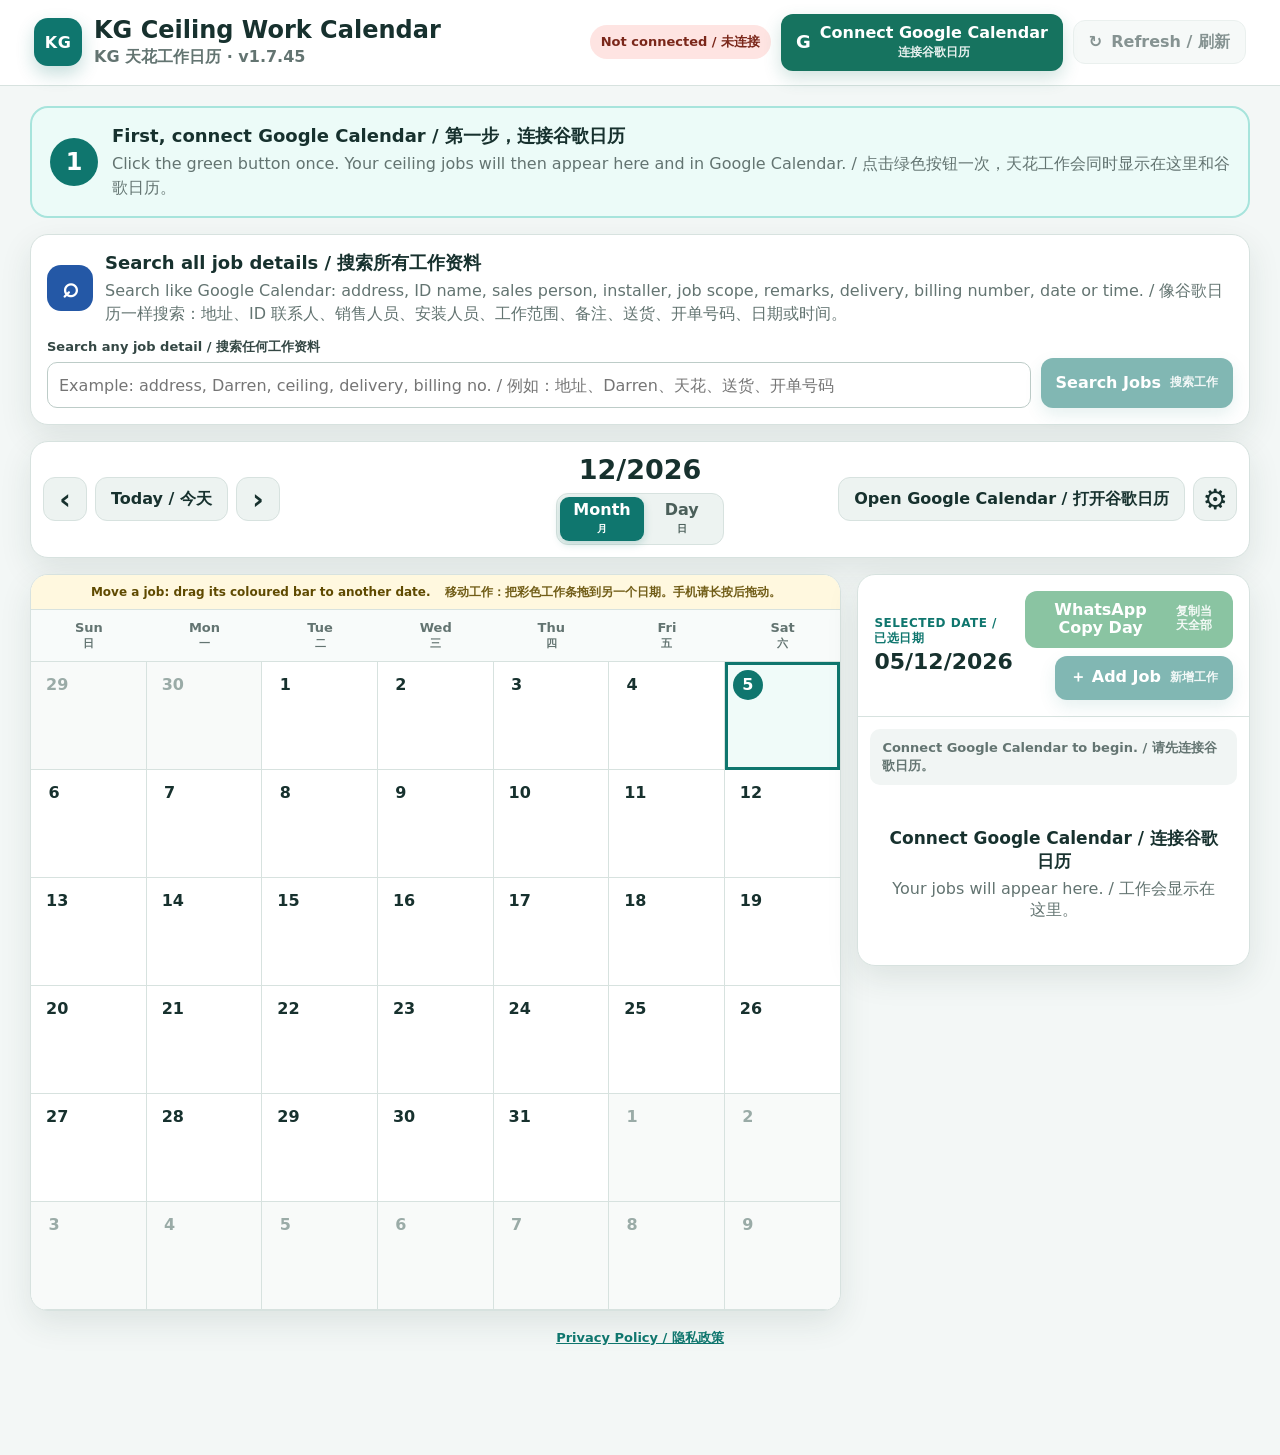
<file: index.html>
<!doctype html>
<html lang="en-GB">
<head>
  <meta charset="utf-8">
  <meta name="viewport" content="width=device-width, initial-scale=1, viewport-fit=cover">
  <meta name="theme-color" content="#0f766e">
  <meta name="description" content="Simple bilingual ceiling work planner synced with Google Calendar.">
  <title>KG Ceiling Work Calendar / KG 天花工作日历</title>
  <link rel="manifest" href="manifest.webmanifest">
  <link rel="icon" href="icons/icon-192.png">
  <link rel="apple-touch-icon" href="icons/icon-192.png">
  <link rel="stylesheet" href="styles.css?v=1.7.45">
</head>
<body>
  <noscript>
    <div class="noscript">JavaScript is required / 必须开启 JavaScript</div>
  </noscript>

  <header class="topbar">
    <div class="brand">
      <div class="brandMark" aria-hidden="true">KG</div>
      <div>
        <h1>KG Ceiling Work Calendar</h1>
        <p>KG 天花工作日历 · v1.7.45</p>
      </div>
    </div>

    <div class="topActions">
      <span id="connectionBadge" class="statusBadge statusOff">Not connected / 未连接</span>
      <button id="connectBtn" class="btn btnGoogle" type="button">
        <span class="btnIcon" aria-hidden="true">G</span>
        <span>Connect Google Calendar<br><small>连接谷歌日历</small></span>
      </button>
      <button id="refreshBtn" class="btn btnSecondary" type="button" disabled>
        ↻ <span>Refresh / 刷新</span>
      </button>
    </div>
  </header>

  <main class="appShell">
    <section id="welcomeCard" class="welcomeCard">
      <div class="welcomeIcon" aria-hidden="true">1</div>
      <div>
        <h2>First, connect Google Calendar / 第一步，连接谷歌日历</h2>
        <p>Click the green button once. Your ceiling jobs will then appear here and in Google Calendar. / 点击绿色按钮一次，天花工作会同时显示在这里和谷歌日历。</p>
      </div>
    </section>


    <section class="searchCard card" aria-label="Full job search / 全部工作搜索">
      <div class="searchIntro">
        <div class="searchIcon" aria-hidden="true">⌕</div>
        <div>
          <h2>Search all job details / 搜索所有工作资料</h2>
          <p>Search like Google Calendar: address, ID name, sales person, installer, job scope, remarks, delivery, billing number, date or time. / 像谷歌日历一样搜索：地址、ID 联系人、销售人员、安装人员、工作范围、备注、送货、开单号码、日期或时间。</p>
        </div>
      </div>
      <form id="addressSearchForm" class="addressSearchForm">
        <label class="field searchField">
          <span>Search any job detail / 搜索任何工作资料</span>
          <input id="addressSearchInput" type="search" autocomplete="off" placeholder="Example: address, Darren, ceiling, delivery, billing no. / 例如：地址、Darren、天花、送货、开单号码">
        </label>
        <button id="addressSearchBtn" class="btn btnPrimary" type="submit" disabled>
          Search Jobs<br><small>搜索工作</small>
        </button>
      </form>
    </section>

    <section class="toolbar card" aria-label="Calendar controls / 日历控制">
      <div class="toolbarGroup">
        <button id="prevMonthBtn" class="iconBtn" type="button" aria-label="Previous month / 上个月">‹</button>
        <button id="todayBtn" class="btn btnSecondary" type="button">Today / 今天</button>
        <button id="nextMonthBtn" class="iconBtn" type="button" aria-label="Next month / 下个月">›</button>
      </div>
      <div class="calendarHeading">
        <h2 id="monthTitle" class="monthTitle">Month / 月份</h2>
        <div class="viewSwitch" role="group" aria-label="Calendar view / 日历视图">
          <button id="monthViewBtn" class="viewSwitchBtn active" type="button" aria-pressed="true">Month<br><small>月</small></button>
          <button id="dayViewBtn" class="viewSwitchBtn" type="button" aria-pressed="false">Day<br><small>日</small></button>
        </div>
      </div>
      <div class="toolbarGroup toolbarRight">
        <button id="openGoogleBtn" class="btn btnSecondary" type="button">Open Google Calendar / 打开谷歌日历</button>
        <button id="settingsBtn" class="iconBtn" type="button" aria-label="Settings / 设置">⚙</button>
      </div>
    </section>

    <section class="mainGrid">
      <div class="calendarPanel card">
        <div id="monthViewPanel">
          <div class="dragHelp" role="note">
            <strong>Move a job: drag its coloured bar to another date.</strong>
            <span>移动工作：把彩色工作条拖到另一个日期。手机请长按后拖动。</span>
          </div>
          <div class="weekdayRow" aria-hidden="true">
            <div>Sun<br><small>日</small></div>
            <div>Mon<br><small>一</small></div>
            <div>Tue<br><small>二</small></div>
            <div>Wed<br><small>三</small></div>
            <div>Thu<br><small>四</small></div>
            <div>Fri<br><small>五</small></div>
            <div>Sat<br><small>六</small></div>
          </div>
          <div id="calendarGrid" class="calendarGrid" role="grid" aria-label="Work calendar / 工作日历"></div>
        </div>

        <div id="dayViewPanel" class="dayViewPanel" hidden aria-label="Day schedule / 当天时间表">
          <div class="dayViewGuide">
            <strong id="dayViewWeekday">Day / 日</strong>
            <span>Red jobs left. Right side: Orange → Green → Purple → other colours. Within each colour: Installer → Address. / 红色工作在左边；右边：橙色 → 绿色 → 紫色 → 其他颜色。同颜色按安装人员 → 地址。</span>
            <div class="dayViewTopActions">
              <button id="dayWhatsAppDayBtn" class="btn btnWhatsApp" type="button" disabled>
                WhatsApp Copy Day<br><small>复制当天全部</small>
              </button>
              <button id="dayAddJobBtn" class="btn btnPrimary" type="button" disabled>
                ＋ Add Job<br><small>新增工作</small>
              </button>
            </div>
          </div>
          <div class="allDayBand">
            <div class="allDayBandLabel">All day / 全天</div>
            <div id="dayAllDayEvents" class="allDayEvents"></div>
          </div>
          <div id="dayTimelineScroll" class="dayTimelineScroll">
            <div id="dayTimeline" class="dayTimeline" role="grid" aria-label="Work time schedule / 工作时间表"></div>
          </div>
        </div>
      </div>

      <aside class="dayPanel card">
        <div class="dayPanelHead">
          <div>
            <p class="eyebrow">Selected date / 已选日期</p>
            <h2 id="selectedDateTitle">Today / 今天</h2>
          </div>
          <div class="dayPanelActions">
            <button id="whatsAppDayBtn" class="btn btnWhatsApp" type="button" disabled>
              WhatsApp Copy Day<br><small>复制当天全部</small>
            </button>
            <button id="addJobBtn" class="btn btnPrimary" type="button" disabled>
              ＋ Add Job<br><small>新增工作</small>
            </button>
          </div>
        </div>

        <div id="syncMessage" class="syncMessage" role="status" aria-live="polite">
          Connect Google Calendar to begin. / 请先连接谷歌日历。
        </div>

        <div id="dayJobs" class="dayJobs"></div>
      </aside>
    </section>
    <footer style="text-align:center;padding:18px 8px;color:#637471;font-size:13px"><a href="privacy.html" style="color:#0f766e;font-weight:800">Privacy Policy / 隐私政策</a></footer>
  </main>

  <button id="floatingAddBtn" class="floatingAdd" type="button" disabled aria-label="Add job / 新增工作">＋</button>

  <div id="jobModal" class="modalBackdrop" hidden>
    <section class="modal" role="dialog" aria-modal="true" aria-labelledby="jobModalTitle">
      <header class="modalHead">
        <div>
          <p class="eyebrow">Ceiling job / 天花工作</p>
          <h2 id="jobModalTitle">Add Job / 新增工作</h2>
        </div>
        <button id="closeModalBtn" class="iconBtn" type="button" aria-label="Close / 关闭">×</button>
      </header>

      <form id="jobForm" class="modalForm">
        <div class="modalBody">
          <input id="eventId" type="hidden">
          <input id="continueGroupId" type="hidden">

          <div class="formSection importantSection">
            <label class="field fullField">
              <span>Work address or job name / 工作地址或工作名称 <b>*</b></span>
              <input id="addressInput" type="text" required autocomplete="street-address" placeholder="Example: address, Darren, ceiling, delivery, billing no. / 例如：地址、Darren、天花、送货、开单号码">
            </label>
          </div>

          <div class="formSection">
            <h3>1. Date and time / 日期和时间</h3>
            <div class="formGrid formGrid4">
              <label class="field">
                <span>Start date / 开始日期</span>
                <input id="dateInput" type="date" lang="en-GB" required>
              </label>
              <label class="field">
                <span>End date / 结束日期</span>
                <input id="endDateInput" type="date" lang="en-GB" required>
              </label>
              <label class="field timeField">
                <span>Start time / 开始时间</span>
                <input id="startTimeInput" type="time" value="08:00">
              </label>
              <label class="field timeField">
                <span>End time / 结束时间</span>
                <input id="endTimeInput" type="time" value="10:00">
              </label>
            </div>
            <p class="helpText dateHelp">For a job lasting several days, choose both dates. Changing the start date keeps the same number of days. / 多日工作请选择开始和结束日期。更改开始日期时会保留相同天数。</p>
            <div class="dateOptionsRow">
              <label class="checkLine">
                <input id="allDayInput" type="checkbox" checked>
                <span>All-day job / 全天工作</span>
              </label>
              <label class="checkLine continueCheck">
                <input id="continueJobInput" type="checkbox">
                <span>Continue job / 继续工作</span>
              </label>
            </div>
            <div id="continuePeriodsWrap" class="continuePeriodsWrap" hidden>
              <div class="continuePeriodsHead">
                <div>
                  <strong>Work again after a pause / 暂停后继续工作</strong>
                  <p class="helpText">Example: work 1–5 Jul, pause, continue again from 9 Jul. Each period appears separately in Google Calendar but stays marked as the same continuing job. / 例如：7月1日至5日工作，暂停几天，7月9日继续。每个时段会分开显示在谷歌日历，但会标记为同一个继续工作。</p>
                </div>
                <button id="addContinuePeriodBtn" class="btn btnSecondary btnSmall" type="button">+ Add work period / 添加继续日期</button>
              </div>
              <div id="continuePeriodsList" class="continuePeriodsList"></div>
            </div>
          </div>

          <div class="formSection">
            <h3>2. Main details / 主要资料</h3>
            <div class="formGrid">
              <label class="field">
                <span>ID Name / ID 联系人姓名</span>
                <input id="contactInput" type="text" autocomplete="name" placeholder="ID Name / ID 联系人姓名">
              </label>
              <label class="field">
                <span>Lock number / 门锁号码</span>
                <input id="lockInput" type="text" inputmode="numeric" placeholder="Example: 1234 / 例如：1234">
              </label>
              <label class="field">
                <span>ID firm / ID 公司</span>
                <input id="idFirmInput" type="text" placeholder="Example: ABC Design Pte Ltd / 例如：ABC Design Pte Ltd">
              </label>
              <label class="field">
                <span>Sales Person / 销售人员</span>
                <input id="idNameInput" type="text" autocomplete="name" placeholder="Sales Person / 销售人员">
              </label>
            </div>
          </div>

          <div class="formSection amendSection">
            <h3>3. Job Scope / 工作范围</h3>
            <label class="field fullField">
              <span>Installer name / 安装人员姓名</span>
              <input id="installerNameInput" type="text" autocomplete="name" placeholder="Installer name / 安装人员姓名">
            </label>
            <fieldset class="amendBox">
              <legend>Job Area / 工作区域</legend>
              <div class="amendChoices">
                <div class="amendChoiceRow">
                  <label class="checkLine"><input id="amendCeilingInput" type="checkbox"><span>Ceiling / 天花</span></label>
                  <textarea id="amendCeilingDetailInput" class="amendDetailInput" rows="3" placeholder="Manual detail / 手动填写详情"></textarea>
                </div>
                <div class="amendChoiceRow">
                  <label class="checkLine"><input id="amendPartitionInput" type="checkbox"><span>Partition / 隔墙</span></label>
                  <textarea id="amendPartitionDetailInput" class="amendDetailInput" rows="3" placeholder="Manual detail / 手动填写详情"></textarea>
                </div>
                <div class="amendChoiceRow">
                  <label class="checkLine"><input id="amendPelmetInput" type="checkbox"><span>Pelmet / Box Up / L Box / 窗帘盒 / 包箱 / L Box</span></label>
                  <textarea id="amendPelmetDetailInput" class="amendDetailInput" rows="3" placeholder="Manual detail / 手动填写详情"></textarea>
                </div>
                <div class="amendChoiceRow">
                  <label class="checkLine"><input id="amendTimberOtherInput" type="checkbox"><span>Add Timber Support / Other / 加木支撑 / 其他</span></label>
                  <textarea id="amendTimberOtherDetailInput" class="amendDetailInput" rows="3" placeholder="Manual detail / 手动填写详情"></textarea>
                </div>
              </div>
            </fieldset>
            <label class="field fullField">
              <span>Remark / 备注</span>
              <textarea id="amendRemarkInput" rows="4" placeholder="What needs to be amended? / 需要修改什么？"></textarea>
            </label>
          </div>

          <div class="formSection deliverySection">
            <h3>4. Deliver / 送货</h3>
            <p class="deliverySyncHint">Delivery and Clear Site are saved for this job only. Copies start blank. / 送货和清场只保存于此工作，复制工作时不会带过去。</p>
            <div id="sameAddressServiceHistory" class="sameAddressServiceHistory" hidden aria-live="polite"></div>
            <div id="deliveryRows" class="deliveryRows">
              <div class="deliveryRow" data-delivery-row>
                <div class="deliveryRowHead">
                  <strong data-delivery-title>Delivery 1 / 送货 1</strong>
                </div>

                <div class="deliveryStatusChecks deliveryStatusChecksFirst">
                  <label class="checkLine deliveryMaterialFormCheck">
                    <input id="deliveryMaterialInput" data-delivery-material type="checkbox">
                    <span>Material / 料单</span>
                  </label>
                  <label class="checkLine deliverySentFormCheck">
                    <input id="deliverySentInput" data-delivery-sent type="checkbox">
                    <span>Delivery Sent / 已送货</span>
                  </label>
                </div>

                <div class="deliveryActionGrid">
                  <label class="field">
                    <span>Date / 日期</span>
                    <input id="deliveryDateInput" data-delivery-date type="date" lang="en-GB">
                  </label>
                  <label class="field">
                    <span>Vehicle / 车辆</span>
                    <select id="deliveryVehicleInput" data-delivery-vehicle></select>
                    <input data-delivery-vehicle-other class="vehicleOtherInput" type="text" placeholder="Enter vehicle number / 输入车牌号码" hidden>
                  </label>
                </div>

                <div class="clearSiteBlock">
                  <label class="checkLine clearSiteFormCheck">
                    <input id="clearSiteInput" data-clear-site type="checkbox">
                    <span>Clear Site / 清场</span>
                  </label>
                  <div class="deliveryActionGrid">
                    <label class="field">
                      <span>Date / 日期</span>
                      <input id="clearSiteDateInput" data-clear-site-date type="date" lang="en-GB">
                    </label>
                    <label class="field">
                      <span>Vehicle / 车辆</span>
                      <select id="clearSiteVehicleInput" data-clear-site-vehicle></select>
                      <input data-clear-site-vehicle-other class="vehicleOtherInput" type="text" placeholder="Enter vehicle number / 输入车牌号码" hidden>
                    </label>
                  </div>
                </div>

                <input id="deliveryMaterialsInput" data-delivery-materials type="hidden">
                <input id="deliveryRemarkInput" data-delivery-remark type="hidden">
              </div>
            </div>
            <button id="addDeliveryBtn" class="btn btnSecondary btnSmall addDeliveryBtn" type="button">＋ Add another delivery / 增加送货</button>
          </div>

          <div class="formSection billingSection">
            <h3>5. Billing / 开单</h3>
            <label class="field fullField">
              <span>Billing number / 开单号码</span>
              <input id="billingNumberInput" type="text" placeholder="Fill in billing number / 自己填写开单号码">
            </label>
          </div>

          <div class="formSection">
            <h3>6. Google Calendar colour / 谷歌日历颜色</h3>
            <div id="colourPicker" class="colourPicker" role="radiogroup" aria-label="Choose job colour / 选择工作颜色"></div>
          </div>
        </div>

        <footer class="modalFoot">
          <div class="modalFootLeft">
            <button id="deleteJobBtn" class="btn btnDanger" type="button" hidden>Delete / 删除</button>
            <button id="copyJobBtn" class="btn btnSecondary" type="button" hidden>Copy Job / 复制工作</button>
          </div>
          <div class="modalFootRight">
            <button id="cancelBtn" class="btn btnSecondary" type="button">Cancel / 取消</button>
            <button id="saveJobBtn" class="btn btnPrimary btnSave" type="submit">
              Save to Google Calendar<br><small>保存到谷歌日历</small>
            </button>
          </div>
        </footer>
      </form>
    </section>
  </div>


  <div id="searchModal" class="modalBackdrop" hidden>
    <section class="modal historyModal" role="dialog" aria-modal="true" aria-labelledby="searchModalTitle">
      <header class="modalHead">
        <div>
          <p class="eyebrow">Site records / 工地记录</p>
          <h2 id="searchModalTitle">Job Search / 工作搜索</h2>
        </div>
        <button id="closeSearchBtn" class="iconBtn" type="button" aria-label="Close / 关闭">×</button>
      </header>
      <div class="modalBody historyBody">
        <form id="historySearchForm" class="historySearchBar">
          <label class="field searchField">
            <span>Search another address / 搜索其他地址</span>
            <input id="historySearchInput" type="search" autocomplete="off" placeholder="Type any job detail / 输入任何工作资料">
          </label>
          <button id="historySearchBtn" class="btn btnPrimary" type="submit">Search / 搜索</button>
        </form>
        <div id="historySearchStatus" class="historySearchStatus" role="status" aria-live="polite"></div>
        <div id="historySearchResults" class="historySearchResults"></div>
      </div>
      <footer class="modalFoot">
        <div></div>
        <button id="doneSearchBtn" class="btn btnPrimary" type="button">Done / 完成</button>
      </footer>
    </section>
  </div>


  <div id="copyDateModal" class="modalBackdrop copyDateBackdrop" hidden>
    <section class="modal smallModal copyDateModal" role="dialog" aria-modal="true" aria-labelledby="copyDateTitle">
      <header class="modalHead">
        <div>
          <p class="eyebrow">Copy searched job / 复制搜索工作</p>
          <h2 id="copyDateTitle">Choose Copy Date / 选择复制日期</h2>
        </div>
        <button id="closeCopyDateBtn" class="iconBtn" type="button" aria-label="Close / 关闭">×</button>
      </header>
      <div class="modalBody copyDateBody">
        <p class="helpText copyDateHelp">Choose the new start date. If the original work lasts more than one day, the same number of days will be kept automatically. / 选择新的开始日期。如果原工作超过一天，会自动保留相同工作天数。</p>
        <label class="field fullField">
          <span>Copy work to date / 复制工作到日期</span>
          <input id="copyDateInput" type="date" required>
        </label>
      </div>
      <footer class="modalFoot">
        <div></div>
        <div class="modalFootRight">
          <button id="cancelCopyDateBtn" class="btn btnSecondary" type="button">Cancel / 取消</button>
          <button id="confirmCopyDateBtn" class="btn btnPrimary" type="button">Continue Copy / 继续复制</button>
        </div>
      </footer>
    </section>
  </div>


  <div id="whatsAppPreviewModal" class="modalBackdrop" hidden>
    <section class="modal whatsappPreviewModal" role="dialog" aria-modal="true" aria-labelledby="whatsAppPreviewTitle">
      <header class="modalHead">
        <div>
          <p class="eyebrow">Copy message / 复制信息</p>
          <h2 id="whatsAppPreviewTitle">WhatsApp Preview / WhatsApp 预览</h2>
        </div>
        <button id="closeWhatsAppPreviewBtn" class="iconBtn" type="button" aria-label="Close / 关闭">×</button>
      </header>
      <div class="modalBody whatsappPreviewBody">
        <p class="helpText whatsappPreviewHelp">Edit anything below first. Then press Copy Text and paste it into WhatsApp yourself. / 先在下面修改内容，然后点击复制文字，再自己粘贴到 WhatsApp。</p>
        <label class="field fullField">
          <span>Message to copy / 要复制的信息</span>
          <textarea id="whatsAppPreviewText" class="whatsAppPreviewText" rows="18" spellcheck="false"></textarea>
        </label>
      </div>
      <footer class="modalFoot">
        <button id="clearWhatsAppPreviewBtn" class="btn btnSecondary" type="button">Clear / 清空</button>
        <div class="modalFootRight">
          <button id="cancelWhatsAppPreviewBtn" class="btn btnSecondary" type="button">Close / 关闭</button>
          <button id="copyWhatsAppPreviewBtn" class="btn btnWhatsApp" type="button">Copy Text / 复制文字</button>
        </div>
      </footer>
    </section>
  </div>

  <div id="settingsModal" class="modalBackdrop" hidden>
    <section class="modal smallModal" role="dialog" aria-modal="true" aria-labelledby="settingsTitle">
      <header class="modalHead">
        <div>
          <p class="eyebrow">Simple settings / 简单设置</p>
          <h2 id="settingsTitle">Settings / 设置</h2>
        </div>
        <button id="closeSettingsBtn" class="iconBtn" type="button" aria-label="Close / 关闭">×</button>
      </header>
      <div class="modalBody settingsBody">
        <div class="formSection">
          <h3>Calendar / 日历</h3>
          <p>This app uses the shared KG Work Google Calendar. / 此应用使用共享的 KG Work 谷歌日历。</p>
          <p class="monoText" id="calendarIdText">KG Work</p>
        </div>
        <div class="formSection">
          <h3>Automatic sync / 自动同步</h3>
          <p>The app refreshes every 60 seconds and whenever you return to the page. / 应用每 60 秒刷新一次，并在您回到页面时刷新。</p>
        </div>
        <div class="formSection">
          <h3>Reset app cache / 重置应用缓存</h3>
          <p>Use this only if an old version is still showing. / 只有旧版本仍显示时才使用。</p>
          <button id="resetCacheBtn" class="btn btnDanger" type="button">Reset Cache / 重置缓存</button>
        </div>
      </div>
      <footer class="modalFoot">
        <div></div>
        <button id="doneSettingsBtn" class="btn btnPrimary" type="button">Done / 完成</button>
      </footer>
    </section>
  </div>

  <div id="toast" class="toast" role="status" aria-live="polite" hidden></div>

  <script src="config.js?v=1.7.45"></script>
  <script src="https://accounts.google.com/gsi/client" async defer></script>
  <script src="app.js?v=1.7.45" defer></script>
</body>
</html>
</file>
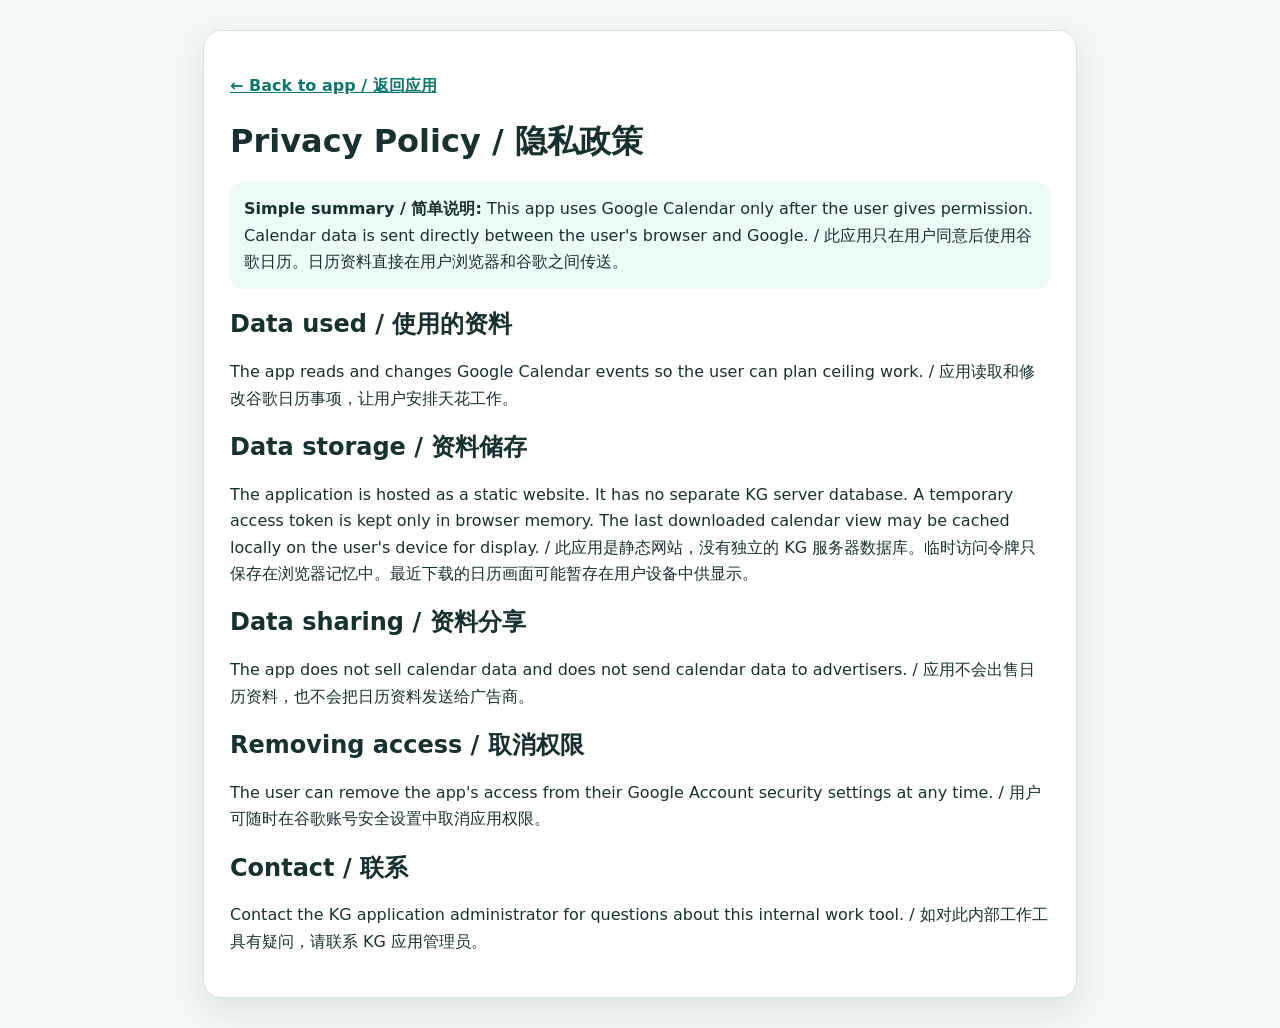
<file: privacy.html>
<!doctype html>
<html lang="en">
<head>
  <meta charset="utf-8">
  <meta name="viewport" content="width=device-width, initial-scale=1">
  <title>Privacy Policy / 隐私政策 — KG Ceiling Work Calendar</title>
  <style>
    body{margin:0;background:#f3f7f6;color:#17312e;font-family:system-ui,-apple-system,"Segoe UI","Microsoft YaHei",sans-serif;line-height:1.65}
    main{width:min(820px,calc(100% - 28px));margin:30px auto;padding:26px;background:#fff;border:1px solid #d7e2df;border-radius:18px;box-shadow:0 12px 32px rgba(27,57,52,.10)}
    h1,h2{line-height:1.25}a{color:#0f766e;font-weight:800}.box{padding:14px;border-radius:12px;background:#ecfbf8}
  </style>
</head>
<body>
<main>
  <p><a href="./">← Back to app / 返回应用</a></p>
  <h1>Privacy Policy / 隐私政策</h1>
  <p class="box"><strong>Simple summary / 简单说明:</strong> This app uses Google Calendar only after the user gives permission. Calendar data is sent directly between the user's browser and Google. / 此应用只在用户同意后使用谷歌日历。日历资料直接在用户浏览器和谷歌之间传送。</p>

  <h2>Data used / 使用的资料</h2>
  <p>The app reads and changes Google Calendar events so the user can plan ceiling work. / 应用读取和修改谷歌日历事项，让用户安排天花工作。</p>

  <h2>Data storage / 资料储存</h2>
  <p>The application is hosted as a static website. It has no separate KG server database. A temporary access token is kept only in browser memory. The last downloaded calendar view may be cached locally on the user's device for display. / 此应用是静态网站，没有独立的 KG 服务器数据库。临时访问令牌只保存在浏览器记忆中。最近下载的日历画面可能暂存在用户设备中供显示。</p>

  <h2>Data sharing / 资料分享</h2>
  <p>The app does not sell calendar data and does not send calendar data to advertisers. / 应用不会出售日历资料，也不会把日历资料发送给广告商。</p>

  <h2>Removing access / 取消权限</h2>
  <p>The user can remove the app's access from their Google Account security settings at any time. / 用户可随时在谷歌账号安全设置中取消应用权限。</p>

  <h2>Contact / 联系</h2>
  <p>Contact the KG application administrator for questions about this internal work tool. / 如对此内部工作工具有疑问，请联系 KG 应用管理员。</p>
</main>
</body>
</html>
</file>
<file: styles.css>
:root {
  --bg: #f3f7f6;
  --card: #ffffff;
  --text: #17312e;
  --muted: #637471;
  --border: #d7e2df;
  --primary: #0f766e;
  --primary-dark: #0b5d57;
  --primary-soft: #dff4f1;
  --danger: #b42318;
  --danger-soft: #fee4e2;
  --shadow: 0 12px 32px rgba(27, 57, 52, 0.10);
  --radius: 18px;
  --safe-bottom: env(safe-area-inset-bottom, 0px);
}

* { box-sizing: border-box; }
html { min-height: 100%; background: var(--bg); }
body {
  margin: 0;
  min-height: 100vh;
  font-family: Inter, ui-sans-serif, system-ui, -apple-system, BlinkMacSystemFont, "Segoe UI", "Microsoft YaHei", "PingFang SC", Arial, sans-serif;
  color: var(--text);
  background: var(--bg);
}
button, input, textarea { font: inherit; }
button { cursor: pointer; }
button:disabled { cursor: not-allowed; opacity: .52; }

.noscript { padding: 16px; text-align: center; background: #fff1f0; color: var(--danger); font-weight: 800; }

.topbar {
  position: sticky;
  top: 0;
  z-index: 30;
  display: flex;
  align-items: center;
  justify-content: space-between;
  gap: 18px;
  padding: 14px clamp(14px, 3vw, 34px);
  background: rgba(255, 255, 255, .96);
  border-bottom: 1px solid var(--border);
  backdrop-filter: blur(12px);
}
.brand { display: flex; align-items: center; gap: 12px; min-width: 0; }
.brandMark {
  display: grid;
  place-items: center;
  width: 48px;
  height: 48px;
  flex: 0 0 auto;
  border-radius: 14px;
  color: #fff;
  background: var(--primary);
  font-weight: 900;
  letter-spacing: .5px;
  box-shadow: 0 8px 18px rgba(15, 118, 110, .24);
}
.brand h1 { margin: 0; font-size: clamp(17px, 2vw, 24px); line-height: 1.1; }
.brand p { margin: 3px 0 0; color: var(--muted); font-weight: 700; }
.topActions { display: flex; align-items: center; justify-content: flex-end; gap: 10px; flex-wrap: wrap; }

.btn, .iconBtn {
  border: 0;
  border-radius: 12px;
  min-height: 44px;
  font-weight: 800;
  transition: transform .12s ease, box-shadow .12s ease, background .12s ease;
}
.btn:active, .iconBtn:active { transform: translateY(1px); }
.btn { display: inline-flex; align-items: center; justify-content: center; gap: 9px; padding: 10px 15px; line-height: 1.15; text-align: center; }
.btn small { font-size: 12px; font-weight: 700; opacity: .9; }
.btnPrimary { color: #fff; background: var(--primary); box-shadow: 0 7px 18px rgba(15, 118, 110, .20); }
.btnPrimary:hover { background: var(--primary-dark); }
.btnSecondary { color: var(--text); background: #edf3f1; border: 1px solid var(--border); }
.btnGoogle { color: #fff; background: #16735f; box-shadow: 0 7px 18px rgba(22, 115, 95, .20); }
.btnGoogle:hover { background: #105e4d; }
.btnDanger { color: var(--danger); background: var(--danger-soft); border: 1px solid #f4b9b4; }
.btnIcon { font-size: 18px; }
.iconBtn { display: grid; place-items: center; width: 44px; padding: 0; background: #edf3f1; color: var(--text); border: 1px solid var(--border); font-size: 28px; }

.statusBadge { display: inline-flex; align-items: center; min-height: 34px; padding: 7px 11px; border-radius: 999px; font-size: 13px; font-weight: 900; white-space: nowrap; }
.statusOff { color: #7a271a; background: #fee4e2; }
.statusOn { color: #05603a; background: #d1fadf; }
.statusBusy { color: #7a2e0e; background: #ffead5; }

.appShell { width: min(1500px, 100%); margin: 0 auto; padding: 20px clamp(12px, 3vw, 30px) 90px; }
.card { background: var(--card); border: 1px solid var(--border); border-radius: var(--radius); box-shadow: var(--shadow); }
.welcomeCard { display: flex; align-items: center; gap: 14px; margin-bottom: 16px; padding: 16px 18px; border: 2px solid #a7e4dc; border-radius: var(--radius); background: #ecfbf8; }
.welcomeCard[hidden] { display: none; }
.welcomeIcon { display: grid; place-items: center; width: 48px; height: 48px; flex: 0 0 auto; border-radius: 50%; background: var(--primary); color: #fff; font-size: 24px; font-weight: 900; }
.welcomeCard h2 { margin: 0 0 4px; font-size: 18px; }
.welcomeCard p { margin: 0; color: var(--muted); line-height: 1.5; }


.searchCard { margin-bottom: 16px; padding: 16px; }
.searchIntro { display: flex; align-items: center; gap: 12px; margin-bottom: 13px; }
.searchIntro h2 { margin: 0 0 4px; font-size: 18px; }
.searchIntro p { margin: 0; color: var(--muted); line-height: 1.45; }
.searchIcon { display: grid; place-items: center; width: 46px; height: 46px; flex: 0 0 auto; border-radius: 14px; color: #fff; background: #2458a6; font-size: 28px; font-weight: 900; }
.addressSearchForm, .historySearchBar { display: grid; grid-template-columns: minmax(0, 1fr) auto; align-items: end; gap: 10px; }
.searchField input { min-height: 50px; font-size: 16px; }
.addressSearchForm .btn { min-width: 170px; min-height: 50px; }

.toolbar { display: grid; grid-template-columns: 1fr auto 1fr; align-items: center; gap: 14px; margin-bottom: 16px; padding: 12px; }
.toolbarGroup { display: flex; align-items: center; gap: 8px; }
.toolbarRight { justify-content: flex-end; }
.calendarHeading { display: grid; justify-items: center; gap: 8px; min-width: 220px; }
.monthTitle { margin: 0; text-align: center; font-size: clamp(18px, 2.3vw, 27px); }
.viewSwitch { display: inline-flex; padding: 3px; border: 1px solid var(--border); border-radius: 12px; background: #edf3f1; }
.viewSwitchBtn { min-width: 76px; min-height: 42px; padding: 5px 13px; border: 0; border-radius: 9px; background: transparent; color: #4b5f5a; font-family: inherit; font-weight: 900; line-height: 1.05; cursor: pointer; }
.viewSwitchBtn small { font-size: 10px; }
.viewSwitchBtn.active { color: #fff; background: var(--primary); box-shadow: 0 3px 9px rgba(15,118,110,.22); }

.mainGrid { display: grid; grid-template-columns: minmax(0, 1.55fr) minmax(330px, .75fr); gap: 16px; align-items: start; }
.calendarPanel { overflow: hidden; }
.dragHelp { display: flex; align-items: center; justify-content: center; gap: 8px 14px; flex-wrap: wrap; padding: 9px 12px; border-bottom: 1px solid var(--border); background: #fff8df; color: #5f4a00; font-size: 12px; line-height: 1.35; }
.dragHelp strong { font-weight: 900; }
.dragHelp span { color: #715d17; font-weight: 750; }
.weekdayRow { display: grid; grid-template-columns: repeat(7, 1fr); border-bottom: 1px solid var(--border); background: #f8fbfa; }
.weekdayRow > div { padding: 10px 4px; text-align: center; color: var(--muted); font-weight: 900; font-size: 13px; }
.calendarGrid { display: grid; grid-template-columns: repeat(7, minmax(0, 1fr)); grid-auto-rows: minmax(108px, auto); }
.dayCell {
  position: relative;
  min-width: 0;
  padding: 8px;
  border-right: 1px solid var(--border);
  border-bottom: 1px solid var(--border);
  background: #fff;
  text-align: left;
  overflow: hidden;
  cursor: pointer;
  user-select: none;
}
.dayCell.dragOver { outline: 4px dashed #0f766e; outline-offset: -5px; background: #dcfaf5; }
.dayCell:nth-child(7n) { border-right: 0; }
.dayCell:hover { background: #f7fbfa; }
.dayCell.outsideMonth { background: #f8faf9; color: #9aaba7; }
.dayCell.selected { outline: 3px solid var(--primary); outline-offset: -3px; background: #f0fbf9; }
.dayCell.today .dayNumber { background: var(--primary); color: white; }
.dayNumber { display: inline-grid; place-items: center; min-width: 30px; height: 30px; padding: 0 7px; border-radius: 999px; font-weight: 900; }
.eventStack { display: grid; gap: 4px; margin-top: 5px; }
.eventChip { display: block; width: 100%; padding: 5px 7px; border: 0; border-radius: 7px; color: #1d2523; font-family: inherit; font-size: 12px; font-weight: 850; line-height: 1.25; text-align: left; overflow: hidden; white-space: nowrap; text-overflow: ellipsis; cursor: grab; touch-action: none; }
.eventChip:active { cursor: grabbing; }
.eventChip.dragging { opacity: .42; transform: scale(.98); }


.dayViewPanel[hidden] { display: none; }
.dayViewGuide { display: flex; align-items: center; justify-content: space-between; gap: 12px; flex-wrap: wrap; padding: 11px 14px; border-bottom: 1px solid var(--border); background: #f8fbfa; }
.dayViewGuide strong { font-size: 17px; }
.dayViewGuide span { color: var(--muted); font-size: 12px; font-weight: 750; }
.allDayBand { display: grid; grid-template-columns: 72px minmax(0, 1fr); min-height: 54px; border-bottom: 1px solid var(--border); background: #fff; }
.allDayBandLabel { display: grid; place-content: center; padding: 8px 6px; border-right: 1px solid var(--border); color: var(--muted); font-size: 12px; font-weight: 900; text-align: center; line-height: 1.1; }
.allDayBandLabel small { font-size: 10px; }
.allDayEvents { display: grid; gap: 4px; padding: 7px 8px; }
.allDayEmpty { align-self: center; padding: 6px 8px; color: #899994; font-size: 12px; font-weight: 750; }
.dayAllDayChip { width: 100%; min-height: 28px; padding: 4px 8px; border: 0; border-radius: 6px; font-family: inherit; font-size: 12px; font-weight: 850; text-align: left; overflow: hidden; white-space: nowrap; text-overflow: ellipsis; cursor: pointer; }
.dayAllDayChip:disabled, .dayTimedEvent:disabled { cursor: default; opacity: 1; }
.dayTimelineScroll { position: relative; height: min(66vh, 690px); min-height: 430px; overflow-y: auto; overflow-x: hidden; background: #fff; scrollbar-gutter: stable; }
.dayTimeline { position: relative; min-width: 0; background: #fff; }
.dayHourRow { position: absolute; left: 0; right: 0; border-top: 1px solid #dbe5e2; pointer-events: none; }
.dayHourLabel { position: absolute; top: -8px; left: 0; width: 65px; padding-right: 7px; color: #687b76; background: #fff; font-size: 10px; font-weight: 800; text-align: right; line-height: 16px; }
.dayTimelineCanvas { position: absolute; top: 0; left: 72px; right: 8px; }
.dayTimelineCanvas::before { content: ""; position: absolute; inset: 0 auto 0 0; border-left: 1px solid #dbe5e2; }
.dayTimedEvent { --lane: 0; --lanes: 1; position: absolute; z-index: 2; left: calc((100% / var(--lanes)) * var(--lane) + 2px); width: calc((100% / var(--lanes)) - 4px); min-height: 32px; padding: 5px 7px; border: 1px solid rgba(255,255,255,.85); border-radius: 7px; box-shadow: 0 2px 6px rgba(24,56,50,.14); font-family: inherit; text-align: left; overflow: hidden; cursor: pointer; }
.dayTimedEvent:hover { z-index: 4; filter: brightness(.98); box-shadow: 0 5px 12px rgba(24,56,50,.22); }
.dayTimedAddress { display: block; font-size: 12px; font-weight: 900; line-height: 1.25; overflow: hidden; white-space: nowrap; text-overflow: ellipsis; }
.dayTimedTime { display: block; margin-top: 2px; font-size: 10px; font-weight: 800; line-height: 1.15; opacity: .95; }
.dayNowLine { position: absolute; z-index: 5; left: 0; right: 0; height: 2px; background: #e53935; pointer-events: none; }
.dayNowDot { position: absolute; left: -5px; top: -4px; width: 10px; height: 10px; border-radius: 50%; background: #e53935; }
.touchDragGhost { position: fixed; z-index: 500; width: min(240px, 65vw); pointer-events: none; opacity: .94; box-shadow: 0 12px 28px rgba(0,0,0,.28); transform: rotate(1.5deg); }
body.touchDragging { user-select: none; overscroll-behavior: none; }
.moreEvents { color: var(--muted); font-size: 11px; font-weight: 850; padding-left: 4px; }

.dayPanel { position: sticky; top: 93px; max-height: calc(100vh - 113px); display: flex; flex-direction: column; overflow: hidden; }
.dayPanelHead { display: flex; align-items: center; justify-content: space-between; gap: 12px; padding: 16px; border-bottom: 1px solid var(--border); }
.dayPanelHead h2 { margin: 2px 0 0; font-size: 22px; }
.eyebrow { margin: 0; color: var(--primary); font-size: 12px; font-weight: 900; letter-spacing: .04em; text-transform: uppercase; }
.syncMessage { margin: 12px 12px 0; padding: 10px 12px; border-radius: 10px; background: #f1f5f4; color: var(--muted); font-size: 13px; font-weight: 750; }
.syncMessage.error { color: #7a271a; background: #fee4e2; }
.dayJobs { min-height: 180px; padding: 12px; overflow-y: auto; }
.emptyState { padding: 30px 16px; text-align: center; color: var(--muted); }
.emptyState strong { display: block; margin-bottom: 6px; color: var(--text); font-size: 17px; }
.jobCard { display: grid; grid-template-columns: 8px minmax(0, 1fr); gap: 10px; margin-bottom: 10px; padding: 12px; border: 1px solid var(--border); border-radius: 14px; background: #fff; box-shadow: 0 4px 12px rgba(27, 57, 52, .06); }
.jobColour { border-radius: 999px; }
.jobInfo { min-width: 0; }
.jobInfo h3 { margin: 0 0 7px; font-size: 16px; line-height: 1.35; overflow-wrap: break-word; word-break: normal; }
.jobMeta { display: grid; gap: 5px; color: var(--muted); font-size: 13px; line-height: 1.45; }
.jobMeta span { display: block; min-width: 0; overflow-wrap: break-word; word-break: normal; }
.jobScope { margin: 9px 0 0; color: #435450; font-size: 13px; line-height: 1.55; white-space: pre-wrap; overflow-wrap: break-word; word-break: normal; }
.jobActions { grid-column: 2; display: flex; align-items: flex-start; flex-wrap: wrap; justify-content: flex-start; gap: 6px; padding-top: 3px; }
.jobCardAddressOnly .jobInfo h3 { margin-bottom: 0; font-size: 17px; line-height: 1.4; }
.jobCardAddressOnly .jobActions { padding-top: 8px; }

.dayPanelActions { display: flex; align-items: center; justify-content: flex-end; flex-wrap: wrap; gap: 8px; }
.btnWhatsApp { color: #fff; background: #1f8f4e; border-color: #1f8f4e; }
.btnWhatsApp:hover { background: #197943; border-color: #197943; }
.miniWhatsAppBtn { color: #126c38; background: #edfff4; border-color: #a7dfbd; }
.miniBtn { display: inline-flex; align-items: center; justify-content: center; gap: 5px; min-width: 54px; min-height: 42px; padding: 5px 8px; border: 1px solid var(--border); border-radius: 10px; background: #f4f7f6; font-family: inherit; font-size: 13px; font-weight: 850; line-height: 1.05; }
.miniBtn small { font-size: 10px; font-weight: 750; }
.miniDeleteBtn { color: #b42318; background: #fff1f0; border-color: #f7b4ad; }
.jobCardDeliverySent { background: #e8f6ff; border-color: #9fd5ef; box-shadow: 0 4px 12px rgba(35, 126, 168, .10); }
.jobCardDeliverySent .jobInfo h3 { color: #163f52; }

.floatingAdd { position: fixed; right: 20px; bottom: calc(20px + var(--safe-bottom)); z-index: 20; display: none; width: 64px; height: 64px; border: 0; border-radius: 50%; color: #fff; background: var(--primary); box-shadow: 0 12px 28px rgba(15, 118, 110, .38); font-size: 34px; }

.modalBackdrop { position: fixed; inset: 0; z-index: 100; display: grid; place-items: center; padding: 12px; background: rgba(17, 39, 35, .58); }
.modalBackdrop[hidden] { display: none; }
.modal { display: flex; flex-direction: column; width: min(860px, 100%); height: min(94dvh, 930px); overflow: hidden; border-radius: 20px; background: #fff; box-shadow: 0 24px 70px rgba(0, 0, 0, .28); }
.smallModal { width: min(620px, 100%); height: auto; max-height: 90dvh; }
.modalHead { flex: 0 0 auto; display: flex; align-items: center; justify-content: space-between; gap: 12px; padding: 15px 17px; border-bottom: 1px solid var(--border); background: #fff; }
.modalHead h2 { margin: 2px 0 0; font-size: 23px; }
.modalForm { min-height: 0; display: flex; flex: 1 1 auto; flex-direction: column; }
.modalBody { flex: 1 1 auto; min-height: 0; overflow-y: auto; overscroll-behavior: contain; padding: 16px; background: #f8fbfa; }
.modalFoot { flex: 0 0 auto; display: flex; align-items: center; justify-content: space-between; gap: 12px; padding: 12px 16px calc(12px + var(--safe-bottom)); border-top: 1px solid var(--border); background: #fff; box-shadow: 0 -8px 22px rgba(27, 57, 52, .08); }
.modalFootLeft { display: flex; align-items: center; gap: 9px; }
.modalFootRight { display: flex; justify-content: flex-end; gap: 9px; }
.btnSave { min-width: 230px; }

.formSection { margin-bottom: 26px; padding: 15px; border: 1px solid var(--border); border-radius: 14px; background: #fff; }
.importantSection { border: 2px solid #8fd8cf; background: #f3fffd; }
.formSection h3 { margin: 0 0 12px; font-size: 17px; }
.formSection summary { cursor: pointer; font-weight: 900; font-size: 17px; }
.optionalSection[open] summary { margin-bottom: 12px; }
.formGrid { display: grid; grid-template-columns: repeat(2, minmax(0, 1fr)); gap: 12px; }
.formGrid3 { grid-template-columns: 1.15fr 1fr 1fr; }
.formGrid4 { grid-template-columns: 1.15fr 1.15fr 1fr 1fr; }
.dateHelp { margin: 9px 0 0; }
.dateOptionsRow { display: flex; flex-wrap: wrap; gap: 18px; align-items: center; }
.continueCheck { color: var(--primary); }
.continuePeriodsWrap { margin-top: 12px; padding: 12px; border: 1px dashed #8dbfb7; border-radius: 12px; background: #f3fbf9; }
.continuePeriodsHead { display: flex; align-items: flex-start; justify-content: space-between; gap: 12px; }
.continuePeriodsHead strong { display: block; font-size: 14px; }
.continuePeriodsList { display: grid; gap: 9px; margin-top: 10px; }
.continuePeriodRow { display: grid; grid-template-columns: minmax(0, 1fr) minmax(0, 1fr) auto; gap: 9px; align-items: end; padding: 10px; border: 1px solid #d7e7e3; border-radius: 10px; background: #fff; }
.continueRemoveBtn { min-height: 46px; }
.btnSmall { min-height: 38px; padding: 7px 10px; font-size: 12px; }
.field { display: grid; gap: 6px; min-width: 0; }
.field > span { font-size: 13px; font-weight: 850; color: #344744; }
.field b { color: var(--danger); }
.fullField { grid-column: 1 / -1; }
input[type="text"], input[type="search"], input[type="date"], input[type="time"], input[type="tel"], select, textarea {
  width: 100%;
  min-height: 46px;
  padding: 10px 11px;
  border: 1px solid #bdccc8;
  border-radius: 10px;
  color: var(--text);
  background: #fff;
  outline: none;
}
textarea { resize: vertical; line-height: 1.45; }
input:focus, select:focus, textarea:focus { border-color: var(--primary); box-shadow: 0 0 0 3px rgba(15, 118, 110, .14); }
.checkLine { display: inline-flex; align-items: center; gap: 9px; margin-top: 11px; font-weight: 800; }
.checkLine input { width: 21px; height: 21px; accent-color: var(--primary); }
.peopleGrid { display: grid; grid-template-columns: 1fr 1fr; gap: 12px; }
.peopleBox { min-width: 0; margin: 0; padding: 10px; border: 1px solid var(--border); border-radius: 12px; }
.peopleBox legend { padding: 0 6px; font-weight: 900; }
.checkList { display: grid; gap: 6px; max-height: 190px; overflow-y: auto; }
.personChoice { display: flex; align-items: flex-start; gap: 9px; padding: 8px; border-radius: 9px; background: #f5f8f7; font-size: 13px; font-weight: 750; }
.personChoice input { width: 19px; height: 19px; flex: 0 0 auto; accent-color: var(--primary); }
.assignmentWarning { display: block; color: var(--danger); font-size: 11px; font-weight: 900; margin-top: 2px; }
.helpText { margin: 9px 0 0; color: var(--muted); font-size: 12px; line-height: 1.45; }

.trackingSection { border-color: #b8d5cf; background: #fbfffe; }
.trackingGrid { display: grid; grid-template-columns: repeat(3, minmax(0, 1fr)); gap: 12px; }

.amendBox { min-width: 0; margin: 12px 0; padding: 12px; border: 1px solid var(--border); border-radius: 12px; background: #f8fbfa; }
.amendBox legend { padding: 0 6px; font-weight: 900; }
.amendChoices { display: grid; grid-template-columns: 1fr; gap: 14px; }
.amendChoiceRow { display: grid; grid-template-columns: 1fr; gap: 10px; align-items: start; padding: 14px; border-radius: 12px; background: #fff; border: 1px solid var(--border); }
.amendChoices .checkLine { display: grid; grid-template-columns: 28px minmax(0, 1fr); gap: 12px; width: 100%; margin-top: 0; padding: 0; border: 0; background: transparent; align-items: start; line-height: 1.35; }
.amendChoices .checkLine input { appearance: auto; box-sizing: border-box; width: 24px !important; min-width: 24px !important; max-width: 24px !important; height: 24px !important; min-height: 24px !important; max-height: 24px !important; margin: 0 !important; padding: 0 !important; align-self: start; accent-color: var(--primary); }
.amendChoices .checkLine span { min-width: 0; font-size: 16px; line-height: 1.4; overflow-wrap: normal; word-break: normal; }
.amendDetailInput { width: 100%; min-height: 105px !important; padding: 12px 13px !important; font-size: 15px; line-height: 1.5; resize: vertical; }
.deliverySection .fullField { grid-column: 1 / -1; }
.billingSection .field { max-width: 620px; }
.trackingBox { min-width: 0; margin: 0; padding: 12px; border: 1px solid var(--border); border-radius: 12px; background: #f8fbfa; }
.trackingBox legend { padding: 0 6px; font-weight: 900; }
.trackingBox .field { margin-top: 10px; }
.trackingCheck { display: flex; }
.statusTags { display: flex; flex-wrap: wrap; gap: 5px; margin-top: 8px; }
.statusTag { display: inline-flex; align-items: center; min-height: 25px; padding: 4px 8px; border-radius: 999px; background: #edf3f1; color: #3c504c; font-size: 11px; font-weight: 900; }
.statusTag.good { color: #05603a; background: #d1fadf; }
.statusTag.warn { color: #7a2e0e; background: #ffead5; }
.statusTag.bad { color: #8f1d14; background: #fee4e2; }
.statusTag.info { color: #124e78; background: #e1f1fb; }

.historyModal { width: min(1050px, 100%); }
.historyBody { display: grid; align-content: start; gap: 12px; }
.historySearchStatus { min-height: 22px; color: var(--muted); font-size: 13px; font-weight: 800; }
.historySearchStatus.error { color: var(--danger); }
.historySearchResults { display: grid; gap: 14px; }
.historyGroup { overflow: hidden; border: 1px solid var(--border); border-radius: 16px; background: #fff; }
.historyGroupHead { display: flex; align-items: flex-start; justify-content: space-between; gap: 12px; padding: 14px 15px; background: #eff9f7; border-bottom: 1px solid var(--border); }
.historyGroupHead h3 { margin: 0 0 4px; font-size: 18px; overflow-wrap: anywhere; }
.historyGroupHead p { margin: 0; color: var(--muted); font-size: 13px; font-weight: 750; }
.historySummaryGrid { display: grid; grid-template-columns: repeat(2, minmax(0, 1fr)); gap: 10px; padding: 13px; border-bottom: 1px solid var(--border); background: #fbfdfc; }
.historySummaryItem { min-width: 0; padding: 10px; border: 1px solid #e1e9e7; border-radius: 11px; background: #fff; }
.historySummaryItem strong { display: block; margin-bottom: 5px; font-size: 12px; color: var(--primary); }
.historySummaryItem span { display: block; color: #40534f; font-size: 13px; line-height: 1.45; overflow-wrap: anywhere; white-space: pre-wrap; }
.historyEventList { display: grid; }
.historyEventRow { display: grid; grid-template-columns: minmax(150px, .45fr) minmax(0, 1.55fr) auto; gap: 12px; align-items: center; padding: 12px 14px; border-bottom: 1px solid #e8eeec; }
.historyEventRow:last-child { border-bottom: 0; }
.historyEventDate { font-weight: 900; }
.historyEventDate small { display: block; margin-top: 3px; color: var(--muted); font-weight: 750; }
.historyEventDetails { min-width: 0; }
.historyEventDetails p { margin: 3px 0 0; color: var(--muted); font-size: 12px; line-height: 1.5; overflow-wrap: anywhere; white-space: pre-wrap; }
.historyEventActions { display: flex; flex-direction: column; gap: 8px; min-width: 110px; }
.historyEditBtn, .historyCopyBtn { width: 100%; min-width: 100px; }
.copyDateBackdrop { z-index: 130; }
.copyDateModal { width: min(520px, 100%); height: auto; max-height: 92dvh; }
.copyDateBody { display: grid; gap: 14px; }
.copyDateHelp { margin: 0; padding: 11px 12px; border-radius: 12px; background: #eef8f5; color: #315a53; font-weight: 700; line-height: 1.5; }
.historyEmpty { padding: 30px 18px; border: 1px dashed #b9c9c5; border-radius: 14px; background: #fff; text-align: center; color: var(--muted); }
.colourPicker { display: grid; grid-template-columns: repeat(5, minmax(0, 1fr)); gap: 9px; }
.colourChoice { position: relative; display: grid; place-items: center; gap: 5px; min-height: 70px; padding: 8px; border: 2px solid transparent; border-radius: 12px; background: #f5f8f7; font-size: 11px; font-weight: 900; text-align: center; }
.colourChoice input { position: absolute; opacity: 0; pointer-events: none; }
.colourChoice.selected { border-color: var(--text); box-shadow: 0 0 0 2px #fff inset; }
.colourDot { width: 32px; height: 32px; border-radius: 50%; border: 2px solid rgba(0,0,0,.12); }
.settingsBody { background: #f8fbfa; }
.monoText { padding: 9px 11px; border-radius: 9px; background: #edf3f1; font-family: ui-monospace, SFMono-Regular, Menlo, monospace; }

.toast { position: fixed; left: 50%; bottom: calc(24px + var(--safe-bottom)); z-index: 200; transform: translateX(-50%); max-width: min(520px, calc(100% - 24px)); padding: 12px 16px; border-radius: 999px; color: #fff; background: #17312e; box-shadow: var(--shadow); font-weight: 800; text-align: center; }
.toast.error { background: #8f1d14; }

@media (max-width: 980px) {
  .topbar { align-items: flex-start; }
  .statusBadge { display: none; }
  .toolbar { grid-template-columns: 1fr auto; }
  .calendarHeading { grid-column: 1 / -1; grid-row: 1; }
  .toolbarGroup { grid-row: 2; }
  .toolbarRight { grid-column: 2; }
  .mainGrid { grid-template-columns: 1fr; }
  .trackingGrid { grid-template-columns: 1fr 1fr; }
  .dayPanel { position: static; max-height: none; }
  .dayJobs { max-height: none; overflow: visible; }
}

@media (max-width: 700px) {
  .topbar { position: static; display: grid; padding: 11px 12px; }
  .brandMark { width: 42px; height: 42px; border-radius: 12px; }
  .brand h1 { font-size: 17px; }
  .brand p { font-size: 13px; }
  .topActions { display: grid; grid-template-columns: 1fr auto; width: 100%; }
  .btnGoogle { width: 100%; }
  .topActions .btnSecondary { padding-inline: 12px; }
  .topActions .btnSecondary span { display: none; }
  .appShell { padding: 12px 8px 94px; }
  .welcomeCard { align-items: flex-start; padding: 13px; }
  .welcomeIcon { width: 38px; height: 38px; font-size: 19px; }
  .welcomeCard h2 { font-size: 15px; }
  .welcomeCard p { font-size: 13px; }
  .searchCard { padding: 12px; }
  .searchIntro { align-items: flex-start; }
  .searchIntro h2 { font-size: 15px; }
  .searchIntro p { font-size: 13px; }
  .addressSearchForm, .historySearchBar { grid-template-columns: 1fr; }
  .addressSearchForm .btn, .historySearchBar .btn { width: 100%; }
  .toolbar { gap: 8px; padding: 9px; }
  .toolbarRight .btnSecondary { display: none; }
  .calendarHeading { width: 100%; min-width: 0; }
  .viewSwitch { width: 100%; max-width: 280px; }
  .viewSwitchBtn { flex: 1; min-width: 0; }
  .calendarPanel { border-radius: 14px; box-shadow: 0 5px 18px rgba(27,57,52,.08); }
  .dayViewGuide { align-items: flex-start; padding: 9px 10px; }
  .allDayBand { grid-template-columns: 58px minmax(0, 1fr); }
  .allDayBandLabel { font-size: 10px; }
  .dayTimelineScroll { height: 62vh; min-height: 400px; }
  .dayHourLabel { width: 51px; font-size: 9px; }
  .dayTimelineCanvas { left: 57px; right: 4px; }
  .dayTimedEvent { padding: 4px 5px; }
  .dayTimedAddress { font-size: 10px; }
  .dayTimedTime { font-size: 9px; }
  .dragHelp { justify-content: flex-start; padding: 7px 8px; font-size: 10px; }
  .weekdayRow > div { padding: 7px 2px; font-size: 10px; }
  .calendarGrid { grid-auto-rows: minmax(70px, auto); }
  .dayCell { padding: 4px; }
  .dayNumber { min-width: 25px; height: 25px; padding: 0 5px; font-size: 12px; }
  .eventChip { padding: 3px 4px; font-size: 9px; border-radius: 5px; }
  .moreEvents { font-size: 9px; }
  .dayPanelHead { align-items: flex-start; padding: 13px; }
  .dayPanelActions { width: 100%; justify-content: flex-end; }
  .dayPanelActions .btnWhatsApp { flex: 1; min-width: 140px; }
  .dayPanelHead .btnPrimary { display: none; }
  .floatingAdd { display: block; }
  .jobCard { grid-template-columns: 7px 1fr; }
  .jobActions { grid-column: 2; justify-content: flex-end; }
  .modalBackdrop { padding: 0; align-items: end; }
  .modal { width: 100%; height: 100dvh; max-height: 100dvh; border-radius: 0; }
  .smallModal { height: auto; max-height: 92dvh; border-radius: 20px 20px 0 0; }
  .modalHead { padding: 11px 12px; }
  .modalHead h2 { font-size: 19px; }
  .modalBody { padding: 10px; }
  .formSection { padding: 12px; }
  .formGrid, .formGrid3, .formGrid4, .peopleGrid { grid-template-columns: 1fr; }
  .continuePeriodsHead { display: grid; grid-template-columns: 1fr; }
  .continuePeriodsHead .btn { width: 100%; }
  .continuePeriodRow { grid-template-columns: 1fr; }
  .continueRemoveBtn { width: 100%; }
  .trackingGrid, .historySummaryGrid { grid-template-columns: 1fr; }
  .historyEventRow { grid-template-columns: 1fr; }
  .historyEventActions { width: 100%; flex-direction: row; }
  .historyEditBtn, .historyCopyBtn { flex: 1; width: auto; }

  .amendChoices { grid-template-columns: 1fr; }
  .amendChoiceRow { grid-template-columns: 1fr; }
  .colourPicker { grid-template-columns: repeat(2, minmax(0, 1fr)); }
  .modalFoot { align-items: stretch; padding: 9px 10px calc(9px + var(--safe-bottom)); }
  .modalFootLeft { display: flex; gap: 7px; }
  .modalFootLeft .btn { padding-inline: 10px; }
  .modalFootRight { flex: 1; }
  .modalFootRight .btn { flex: 1; padding-inline: 10px; }
  .btnSave { min-width: 0; }
}

/* v1.6.5 editable WhatsApp copy preview */
.whatsappPreviewModal { width: min(760px, 100%); height: min(90dvh, 820px); }
.whatsappPreviewBody { display: flex; flex-direction: column; gap: 12px; }
.whatsappPreviewHelp { margin: 0; padding: 10px 12px; border-radius: 12px; background: #eef8f5; color: #315a53; font-weight: 700; line-height: 1.5; }
.whatsAppPreviewText { min-height: 430px; resize: vertical; white-space: pre-wrap; line-height: 1.55; font-family: inherit; font-size: 15px; }
@media (max-width: 720px) {
  .whatsappPreviewModal { height: 100dvh; max-height: 100dvh; }
  .whatsAppPreviewText { min-height: 55dvh; font-size: 16px; }
}

.deliverySentFormCheck { margin-top: 12px; padding: 12px 14px; border: 1px solid #cbdedb; border-radius: 12px; background: #f7fbfa; }
.deliverySentFormCheck input { width: 24px; height: 24px; flex: 0 0 24px; }
.deliverySentFormCheck span { font-weight: 800; }

/* v1.7.9 compact work-only Day view */
.dayViewGuide { padding: 12px 14px; }
.dayViewGuide strong { font-size: 19px; }
.allDayBand { display: block; min-height: 0; border-bottom: 1px solid var(--border); background: #fff; }
.allDayBandLabel { display: block; padding: 9px 12px; border-right: 0; border-bottom: 1px solid var(--border); color: #36524b; background: #f7faf9; font-size: 15px; text-align: left; }
.allDayBandLabel br { display: none; }
.allDayBandLabel small { margin-left: 5px; font-size: 12px; }
.allDayEvents { display: grid; gap: 7px; padding: 8px; }
.dayTimelineScroll { height: auto; min-height: 0; max-height: min(66vh, 720px); overflow-y: auto; overflow-x: hidden; background: #fff; }
.dayTimeline { position: static; min-width: 0; height: auto !important; padding: 8px; background: #fff; }
.dayTimeGroup { display: grid; gap: 7px; margin-bottom: 12px; }
.dayTimeGroup:last-child { margin-bottom: 0; }
.dayTimeGroupLabel { padding: 8px 10px; border-radius: 9px; background: #eef5f3; color: #173f38; font-size: 20px; font-weight: 950; line-height: 1.15; }
.dayCompactJobRow { display: grid; grid-template-columns: minmax(175px, 220px) minmax(0, 1fr); gap: 8px; align-items: stretch; }
.dayCompactMeta { display: grid; align-content: center; gap: 5px; min-width: 0; padding: 8px 9px; border: 1px solid #d7e3e0; border-radius: 9px; background: #f9fbfa; }
.dayCompactIdName { display: grid; gap: 1px; min-width: 0; }
.dayCompactIdName small { color: #6b7e79; font-size: 10px; font-weight: 800; }
.dayCompactIdName strong { color: #183d36; font-size: 13px; line-height: 1.2; overflow-wrap: anywhere; }
.dayInstallerField { display: grid; gap: 3px; }
.dayInstallerField span { color: #6b7e79; font-size: 10px; font-weight: 850; }
.dayInstallerInput { width: 100%; min-width: 0; min-height: 34px; padding: 6px 8px; border: 1px solid #c9d8d4; border-radius: 7px; background: #fff; color: #17332e; font: inherit; font-size: 12px; font-weight: 750; }
.dayInstallerInput:focus { outline: 3px solid rgba(15,118,110,.14); border-color: #0f766e; }
.dayInstallerInput.saving { opacity: .6; }
.dayCompactMain { display: grid; gap: 5px; min-width: 0; }
.dayCompactAddress { display: flex; align-items: center; width: 100%; min-height: 46px; padding: 9px 11px; border: 1px solid rgba(255,255,255,.8); border-radius: 9px; box-shadow: 0 2px 6px rgba(24,56,50,.13); font-family: inherit; font-size: 14px; font-weight: 900; line-height: 1.25; text-align: left; white-space: nowrap; overflow-x: auto; overflow-y: hidden; cursor: pointer; }
.dayCompactAddress:hover { filter: brightness(.98); box-shadow: 0 4px 10px rgba(24,56,50,.18); }
.dayCompactAddress:disabled { cursor: default; opacity: 1; }
.dayCompactDelivery { display: flex; flex-wrap: wrap; gap: 5px; min-height: 0; }
.dayDeliveryTag { display: inline-flex; align-items: center; gap: 4px; padding: 4px 7px; border-radius: 999px; background: #eaf5ff; color: #20536a; font-size: 11px; font-weight: 850; }
.dayDeliveryTag.sent { background: #dff5ea; color: #17613b; }
.dayNoTimedJobs { padding: 22px 12px; color: #81918d; font-size: 13px; font-weight: 750; text-align: center; }

/* v1.7.9 multiple delivery rows */
.deliverySyncHint { margin: -2px 0 10px; padding: 8px 10px; border-radius: 8px; background: #eef8ff; color: #315b70; font-size: 12px; font-weight: 750; line-height: 1.35; }
.deliveryRows { display: grid; gap: 10px; }
.deliveryRow { padding: 10px; border: 1px solid #d7e3e0; border-radius: 10px; background: #fbfdfc; }
.deliveryRowHead { display: flex; justify-content: space-between; align-items: center; gap: 8px; margin-bottom: 8px; }
.deliveryRowHead strong { font-size: 14px; }
.deliveryRemoveBtn { padding: 5px 8px; border: 1px solid #ffc7c2; border-radius: 7px; background: #fff5f4; color: #b42318; font: inherit; font-size: 11px; font-weight: 850; cursor: pointer; }
.addDeliveryBtn { margin-top: 10px; }

@media (max-width: 760px) {
  .dayTimeGroupLabel { font-size: 18px; }
  .dayCompactJobRow { grid-template-columns: 132px minmax(0, 1fr); gap: 6px; }
  .dayCompactMeta { padding: 7px; }
  .dayCompactIdName strong { font-size: 11px; }
  .dayInstallerInput { font-size: 11px; min-height: 32px; }
  .dayCompactAddress { min-height: 42px; padding: 8px; font-size: 11px; }
  .dayDeliveryTag { font-size: 10px; }
}
.jobDeliveryDates { margin: -1px 0 7px; color: #3f6d7f; font-size: 11px; font-weight: 800; line-height: 1.3; }
.jobCardDeliverySent .jobDeliveryDates { color: #1f637d; }

/* v1.7.11 tablet + desktop Day View: fit the whole working day on one screen */
@media (min-width: 768px) {
  body.dayFitMode {
    height: 100vh;
    overflow: hidden;
  }

  body.dayFitMode .topbar {
    position: relative;
    min-height: 54px;
    padding: 6px 12px;
    gap: 10px;
  }
  body.dayFitMode .brandMark {
    width: 38px;
    height: 38px;
    border-radius: 10px;
    font-size: 14px;
  }
  body.dayFitMode .brand h1 { font-size: 17px; }
  body.dayFitMode .brand p { margin-top: 1px; font-size: 11px; }
  body.dayFitMode .topActions { gap: 6px; }
  body.dayFitMode .topActions .btn,
  body.dayFitMode .topActions .iconBtn {
    min-height: 34px;
    padding-top: 5px;
    padding-bottom: 5px;
  }
  body.dayFitMode .statusBadge { min-height: 28px; padding: 4px 8px; font-size: 11px; }

  body.dayFitMode .appShell {
    height: calc(100vh - 55px);
    min-height: 0;
    padding: 6px 8px 8px;
    display: grid;
    grid-template-rows: auto minmax(0, 1fr);
    gap: 6px;
    overflow: hidden;
  }
  body.dayFitMode .welcomeCard,
  body.dayFitMode .searchCard,
  body.dayFitMode .appShell > footer {
    display: none !important;
  }

  body.dayFitMode .toolbar {
    margin: 0;
    min-height: 46px;
    padding: 4px 7px;
    gap: 6px;
  }
  body.dayFitMode .toolbarGroup { gap: 5px; }
  body.dayFitMode .toolbar .btn,
  body.dayFitMode .toolbar .iconBtn,
  body.dayFitMode .viewSwitchBtn {
    min-height: 34px;
  }
  body.dayFitMode .toolbar .btn { padding: 5px 10px; font-size: 12px; }
  body.dayFitMode .toolbar .iconBtn { width: 36px; font-size: 22px; }
  body.dayFitMode .calendarHeading { gap: 3px; min-width: 160px; }
  body.dayFitMode .monthTitle { font-size: 19px; }
  body.dayFitMode .viewSwitch { padding: 2px; }
  body.dayFitMode .viewSwitchBtn { min-width: 58px; padding: 3px 9px; font-size: 12px; }

  body.dayFitMode .mainGrid {
    min-height: 0;
    height: 100%;
    grid-template-columns: minmax(0, 1.62fr) minmax(270px, .68fr);
    gap: 7px;
    align-items: stretch;
  }
  body.dayFitMode .calendarPanel,
  body.dayFitMode .dayPanel {
    min-height: 0;
    height: 100%;
    overflow: hidden;
    border-radius: 12px;
  }
  body.dayFitMode .dayViewPanel {
    height: 100%;
    display: flex;
    flex-direction: column;
    min-height: 0;
  }
  body.dayFitMode .dayViewPanel[hidden] { display: none; }
  body.dayFitMode .dayViewGuide {
    flex: 0 0 auto;
    padding: 5px 8px;
    gap: 6px;
    min-height: 30px;
  }
  body.dayFitMode .dayViewGuide strong { font-size: 15px; }
  body.dayFitMode .dayViewGuide span { font-size: 10px; }

  body.dayFitMode .allDayBand { flex: 0 0 auto; }
  body.dayFitMode .allDayBandLabel { padding: 4px 8px; font-size: 12px; }
  body.dayFitMode .allDayBandLabel small { font-size: 10px; }
  body.dayFitMode .allDayEvents {
    grid-template-columns: repeat(2, minmax(0, 1fr));
    gap: 3px 6px;
    padding: 4px 6px;
  }

  body.dayFitMode .dayTimelineScroll {
    flex: 1 1 auto;
    min-height: 0;
    max-height: none;
    height: auto;
    overflow: hidden;
  }
  body.dayFitMode .dayTimeline {
    height: 100% !important;
    padding: 4px 6px;
    overflow: hidden;
  }
  body.dayFitMode .dayTimeGroup { gap: 3px; margin-bottom: 5px; }
  body.dayFitMode .dayTimeGroupLabel {
    padding: 3px 7px;
    border-radius: 6px;
    font-size: 14px;
    line-height: 1.05;
  }
  body.dayFitMode .dayCompactJobRow {
    grid-template-columns: minmax(145px, 185px) minmax(0, 1fr);
    gap: 4px;
  }
  body.dayFitMode .dayCompactMeta {
    gap: 2px;
    padding: 3px 5px;
    border-radius: 6px;
  }
  body.dayFitMode .dayCompactIdName small,
  body.dayFitMode .dayInstallerField span { font-size: 8px; }
  body.dayFitMode .dayCompactIdName strong { font-size: 10px; line-height: 1.05; }
  body.dayFitMode .dayInstallerField { gap: 1px; }
  body.dayFitMode .dayInstallerInput {
    min-height: 24px;
    padding: 2px 5px;
    border-radius: 5px;
    font-size: 10px;
  }
  body.dayFitMode .dayCompactMain { gap: 2px; }
  body.dayFitMode .dayCompactAddress {
    min-height: 30px;
    padding: 4px 7px;
    border-radius: 6px;
    font-size: 11px;
    line-height: 1.05;
    overflow-x: hidden;
    text-overflow: ellipsis;
  }
  body.dayFitMode .dayCompactDelivery { gap: 2px; }
  body.dayFitMode .dayDeliveryTag {
    padding: 2px 5px;
    font-size: 8px;
    line-height: 1.05;
  }

  body.dayFitMode .dayPanel {
    position: static;
    max-height: none;
    display: flex;
    flex-direction: column;
  }
  body.dayFitMode .dayPanelHead {
    flex: 0 0 auto;
    padding: 6px 7px;
    gap: 5px;
  }
  body.dayFitMode .dayPanelHead h2 { font-size: 16px; }
  body.dayFitMode .eyebrow { font-size: 9px; }
  body.dayFitMode .dayPanelActions { gap: 4px; }
  body.dayFitMode .dayPanelActions .btn {
    min-height: 32px;
    padding: 4px 7px;
    font-size: 10px;
  }
  body.dayFitMode .dayPanelActions .btn small { font-size: 8px; }
  body.dayFitMode .syncMessage {
    flex: 0 0 auto;
    margin: 4px 5px 0;
    padding: 4px 6px;
    border-radius: 6px;
    font-size: 9px;
  }
  body.dayFitMode .dayJobs {
    flex: 1 1 auto;
    min-height: 0;
    padding: 5px;
    overflow: hidden;
    display: grid;
    grid-template-columns: 1fr;
    grid-auto-rows: min-content;
    align-content: start;
    gap: 4px;
  }
  body.dayFitMode .jobCard {
    grid-template-columns: 5px minmax(0, 1fr);
    gap: 5px;
    margin: 0;
    padding: 5px;
    border-radius: 8px;
    box-shadow: none;
  }
  body.dayFitMode .jobCardAddressOnly .jobInfo h3 {
    margin: 0;
    font-size: 11px;
    line-height: 1.12;
  }
  body.dayFitMode .jobDeliveryDates {
    margin: 1px 0 0;
    font-size: 8px;
    line-height: 1.1;
  }
  body.dayFitMode .jobActions {
    grid-column: 2;
    gap: 2px;
    padding-top: 2px;
    flex-wrap: nowrap;
  }
  body.dayFitMode .miniBtn {
    min-width: 0;
    min-height: 25px;
    padding: 2px 4px;
    border-radius: 6px;
    gap: 2px;
    font-size: 9px;
    line-height: 1;
  }
  body.dayFitMode .miniBtn small { display: none; }

  body.dayFitDense .dayViewGuide span { display: none; }
  body.dayFitDense .allDayEvents { gap: 2px 4px; padding: 3px 5px; }
  body.dayFitDense .dayTimeGroup { gap: 2px; margin-bottom: 3px; }
  body.dayFitDense .dayTimeGroupLabel { padding: 2px 6px; font-size: 12px; }
  body.dayFitDense .dayCompactJobRow { grid-template-columns: 132px minmax(0, 1fr); gap: 3px; }
  body.dayFitDense .dayCompactMeta { padding: 2px 4px; }
  body.dayFitDense .dayCompactIdName strong { font-size: 9px; }
  body.dayFitDense .dayInstallerInput { min-height: 21px; font-size: 9px; }
  body.dayFitDense .dayCompactAddress { min-height: 26px; padding: 3px 6px; font-size: 10px; }
  body.dayFitDense .dayDeliveryTag { padding: 1px 4px; font-size: 7px; }
  body.dayFitDense .jobCard { padding: 4px; gap: 4px; }
  body.dayFitDense .jobCardAddressOnly .jobInfo h3 { font-size: 10px; }
  body.dayFitDense .miniBtn { min-height: 22px; font-size: 8px; padding: 1px 3px; }

  body.dayFitUltra .brand p,
  body.dayFitUltra .syncMessage,
  body.dayFitUltra .dayCompactIdName small,
  body.dayFitUltra .dayInstallerField span,
  body.dayFitUltra .jobDeliveryDates { display: none; }
  body.dayFitUltra .topbar { min-height: 46px; padding-top: 3px; padding-bottom: 3px; }
  body.dayFitUltra .appShell { height: calc(100vh - 47px); }
  body.dayFitUltra .allDayEvents { grid-template-columns: repeat(3, minmax(0, 1fr)); }
  body.dayFitUltra .dayCompactJobRow { grid-template-columns: 112px minmax(0, 1fr); }
  body.dayFitUltra .dayCompactMeta { gap: 1px; padding: 2px 3px; }
  body.dayFitUltra .dayCompactIdName strong { font-size: 8px; }
  body.dayFitUltra .dayInstallerInput { min-height: 18px; padding: 1px 3px; font-size: 8px; }
  body.dayFitUltra .dayCompactAddress { min-height: 22px; padding: 2px 5px; font-size: 9px; }
  body.dayFitUltra .dayDeliveryTag { font-size: 6.5px; }
  body.dayFitUltra .dayPanelHead { padding: 4px 5px; }
  body.dayFitUltra .jobCard { padding: 3px; }
  body.dayFitUltra .jobCardAddressOnly .jobInfo h3 { font-size: 9px; }
  body.dayFitUltra .jobActions { padding-top: 1px; }
  body.dayFitUltra .miniBtn { min-height: 19px; font-size: 7px; }
}

@media (min-width: 1150px) {
  body.dayFitMode .dayJobs {
    grid-template-columns: repeat(2, minmax(0, 1fr));
  }
}

/* Keep phone behaviour scroll-friendly and readable. */
@media (max-width: 767px) {
  body.dayFitMode { height: auto; overflow: visible; }
}

/* v1.7.12 Day view readability: no selected-date block, ID beside address, no cut text, all-day rows */
body.dayFitMode .dayPanelHead > div:first-child {
  display: none !important;
}
body.dayFitMode .dayPanelHead {
  justify-content: flex-end;
}

/* All-day work uses the same full-width row pattern as timed work. */
.allDayBand {
  display: grid;
  gap: 7px;
  padding: 8px;
  border-bottom: 1px solid var(--border);
  background: #fff;
}
.allDayBandLabel {
  display: block;
  padding: 8px 10px;
  border: 0;
  border-radius: 9px;
  background: #eef5f3;
  color: #173f38;
  font-size: 20px;
  font-weight: 950;
  line-height: 1.15;
  text-align: left;
}
.allDayEvents {
  display: grid;
  grid-template-columns: minmax(0, 1fr) !important;
  gap: 7px;
  padding: 0;
}

.dayCompactInstallerMeta {
  align-content: center;
}
.dayCompactAddressLine {
  display: grid;
  grid-template-columns: minmax(0, 1fr) auto minmax(70px, 92px) minmax(175px, 235px);
  gap: 7px;
  min-width: 0;
  align-items: stretch;
}
.dayCompactWhatsAppBtn {
  align-self: stretch;
  min-width: 116px;
  padding: 5px 9px;
  border: 1px solid #b8ddd0;
  border-radius: 9px;
  background: #effaf5;
  color: #087443;
  font: inherit;
  font-weight: 900;
  line-height: 1.05;
  cursor: pointer;
  white-space: nowrap;
}
.dayCompactWhatsAppBtn strong,
.dayCompactWhatsAppBtn small {
  display: block;
}
.dayCompactWhatsAppBtn strong { font-size: 11px; }
.dayCompactWhatsAppBtn small { font-size: 9px; margin-top: 2px; }
.dayCompactWhatsAppBtn:hover { background: #e3f6ed; }
.dayCompactWhatsAppBtn:focus-visible { outline: 3px solid rgba(8,116,67,.22); outline-offset: 1px; }
.dayCompactIdBeside {
  display: grid;
  align-content: center;
  gap: 2px;
  min-width: 0;
  padding: 7px 9px;
  border: 1px solid #d7e3e0;
  border-radius: 9px;
  background: #f9fbfa;
}
.dayCompactIdBeside small {
  color: #6b7e79;
  font-size: 10px;
  font-weight: 800;
}
.dayCompactIdBeside strong {
  color: #183d36;
  font-size: 13px;
  line-height: 1.2;
  white-space: normal;
  overflow-wrap: anywhere;
}

.dayCompactBillingBeside {
  display: grid;
  align-content: center;
  min-width: 0;
  padding: 7px 9px;
  border: 1px solid #d7e3e0;
  border-radius: 9px;
  background: #f9fbfa;
}
.dayCompactBillingBeside strong {
  color: #183d36;
  font-size: 12px;
  line-height: 1.15;
  white-space: normal;
  overflow-wrap: anywhere;
}

/* Never hide or ellipsize the address in Day view. */
.dayCompactAddress {
  white-space: normal;
  overflow: visible;
  text-overflow: clip;
  overflow-wrap: anywhere;
  word-break: normal;
}

@media (min-width: 768px) {
  body.dayFitMode .allDayBand {
    flex: 0 0 auto;
    gap: 3px;
    padding: 4px 6px;
  }
  body.dayFitMode .allDayBandLabel {
    padding: 3px 7px;
    border-radius: 6px;
    font-size: 14px;
    line-height: 1.05;
  }
  body.dayFitMode .allDayEvents {
    grid-template-columns: minmax(0, 1fr) !important;
    gap: 3px;
    padding: 0;
  }
  body.dayFitMode .dayCompactAddressLine {
    grid-template-columns: minmax(0, 1fr) auto minmax(150px, 205px);
    gap: 4px;
  }
  body.dayFitMode .dayCompactWhatsAppBtn {
    min-width: 98px;
    padding: 3px 6px;
    border-radius: 6px;
  }
  body.dayFitMode .dayCompactWhatsAppBtn strong { font-size: 9px; }
  body.dayFitMode .dayCompactWhatsAppBtn small { font-size: 7px; }
  body.dayFitMode .dayCompactIdBeside {
    padding: 3px 5px;
    border-radius: 6px;
  }
  body.dayFitMode .dayCompactIdBeside small { font-size: 8px; }
  body.dayFitMode .dayCompactIdBeside strong { font-size: 10px; line-height: 1.05; }
  body.dayFitMode .dayCompactAddress {
    overflow: visible;
    text-overflow: clip;
    white-space: normal;
    line-height: 1.12;
  }

  body.dayFitDense .allDayEvents,
  body.dayFitUltra .allDayEvents {
    grid-template-columns: minmax(0, 1fr) !important;
  }
  body.dayFitDense .dayCompactAddressLine {
    grid-template-columns: minmax(0, 1fr) auto minmax(135px, 180px);
    gap: 3px;
  }
  body.dayFitDense .dayCompactIdBeside { padding: 2px 4px; }
  body.dayFitDense .dayCompactIdBeside strong { font-size: 9px; }
  body.dayFitUltra .dayCompactAddressLine {
    grid-template-columns: minmax(0, 1fr) auto minmax(115px, 155px);
  }
  body.dayFitDense .dayCompactWhatsAppBtn { min-width: 88px; padding: 2px 4px; }
  body.dayFitUltra .dayCompactWhatsAppBtn { min-width: 80px; padding: 2px 3px; }
  body.dayFitUltra .dayCompactWhatsAppBtn strong { font-size: 8px; }
  body.dayFitUltra .dayCompactWhatsAppBtn small { font-size: 6.5px; }
  body.dayFitUltra .dayCompactIdBeside { padding: 2px 3px; }
  body.dayFitUltra .dayCompactIdBeside small { display: block; font-size: 7px; }
  body.dayFitUltra .dayCompactIdBeside strong { font-size: 8px; }
}

@media (max-width: 767px) {
  .dayCompactAddressLine {
    grid-template-columns: minmax(0, 1fr);
  }
  .dayCompactWhatsAppBtn {
    width: 100%;
    min-width: 0;
    min-height: 38px;
  }
  .dayCompactIdBeside {
    padding: 6px 8px;
  }
}

/* v1.7.14 Day view: full-width schedule, no duplicated right panel, never clip events */
.dayViewTopActions {
  display: flex;
  align-items: center;
  justify-content: flex-end;
  gap: 7px;
  margin-left: auto;
}
.dayViewTopActions .btn {
  min-height: 38px;
  padding: 6px 11px;
  font-size: 11px;
}
.dayViewTopActions .btn small { font-size: 8px; }

/* The red-marked right-side list is hidden only in Day View. */
body.dayFitMode .dayPanel {
  display: none !important;
}
body.dayFitMode .mainGrid {
  grid-template-columns: minmax(0, 1fr) !important;
  height: auto !important;
  min-height: 0 !important;
  align-items: start;
}
body.dayFitMode .calendarPanel {
  width: 100%;
  height: auto !important;
  min-height: 0 !important;
  overflow: visible !important;
}

/* Do not force the Day View into a clipped 100vh box. Compact it first, then
   allow the page itself to grow if a very busy day still needs more height. */
body.dayFitMode {
  height: auto !important;
  min-height: 100vh;
  overflow-x: hidden !important;
  overflow-y: auto !important;
}
body.dayFitMode .appShell {
  height: auto !important;
  min-height: 0 !important;
  overflow: visible !important;
  display: block !important;
}
body.dayFitMode .toolbar {
  margin-bottom: 6px;
}
body.dayFitMode .dayViewPanel {
  height: auto !important;
  min-height: 0 !important;
  overflow: visible !important;
}
body.dayFitMode .dayTimelineScroll {
  height: auto !important;
  min-height: 0 !important;
  max-height: none !important;
  overflow: visible !important;
  scrollbar-gutter: auto;
}
body.dayFitMode .dayTimeline {
  height: auto !important;
  min-height: 0 !important;
  overflow: visible !important;
}

/* Use the extra width to keep address + ID details readable. */
@media (min-width: 768px) {
  body.dayFitMode .dayViewGuide {
    display: grid;
    grid-template-columns: auto minmax(0, 1fr) auto;
    align-items: center;
  }
  body.dayFitMode .dayViewGuide > span {
    justify-self: center;
  }
  body.dayFitMode .dayCompactJobRow {
    grid-template-columns: minmax(125px, 165px) minmax(0, 1fr);
  }
  body.dayFitMode .dayCompactAddressLine {
    grid-template-columns: minmax(0, 1fr) auto minmax(190px, 250px);
  }

  /* Dense modes should still show complete rows; no clipping. */
  body.dayFitDense .dayCompactJobRow,
  body.dayFitUltra .dayCompactJobRow {
    grid-template-columns: minmax(110px, 145px) minmax(0, 1fr);
  }
  body.dayFitDense .dayCompactAddressLine,
  body.dayFitUltra .dayCompactAddressLine {
    grid-template-columns: minmax(0, 1fr) auto minmax(165px, 220px);
  }
  body.dayFitUltra .dayCompactAddress {
    min-height: 20px;
    padding-top: 2px;
    padding-bottom: 2px;
  }
  body.dayFitUltra .allDayBand,
  body.dayFitUltra .dayTimeline {
    overflow: visible !important;
  }
}

@media (max-width: 767px) {
  body.dayFitMode .mainGrid { grid-template-columns: minmax(0, 1fr) !important; }
  .dayViewTopActions {
    width: 100%;
    justify-content: stretch;
  }
  .dayViewTopActions .btn { flex: 1 1 0; }
}

/* v1.7.15 Day view order + Material/Delivery status rails */
.deliveryStatusChecks {
  display: grid;
  grid-template-columns: repeat(2, minmax(0, 1fr));
  gap: 10px;
  margin-top: 12px;
}
.deliveryMaterialFormCheck,
.deliverySentFormCheck {
  margin-top: 0;
  padding: 12px 14px;
  border: 1px solid #cbdedb;
  border-radius: 12px;
  background: #f7fbfa;
}
.deliveryMaterialFormCheck input,
.deliverySentFormCheck input {
  width: 24px;
  height: 24px;
  flex: 0 0 24px;
}
.deliveryMaterialFormCheck span,
.deliverySentFormCheck span { font-weight: 850; }
.deliveryMaterialFormCheck { border-color: #b9dff1; background: #f2fbff; }
.deliverySentFormCheck { border-color: #9bb9dc; background: #f1f6fc; }

/* Installer -> ID detail -> roughly half-width Address -> WhatsApp Copy. */
.dayCompactAddressLine {
  grid-template-columns: minmax(175px, .82fr) minmax(0, 2.35fr) auto;
  gap: 7px;
}
.dayCompactAddress {
  position: relative;
  isolation: isolate;
  padding-right: 10px;
}
/* 5 mm trailing status rails on the back/right edge of the address bar.
   Latest delivery status: light blue = Material, dark blue = Delivery Sent.
   Clear Site is an independent yellow 5 mm rail. */
.dayCompactAddress.dayAddressMaterialStatus::after,
.dayCompactAddress.dayAddressDeliverySent::after,
.dayCompactAddress.dayAddressClearSite::before {
  content: "";
  position: absolute;
  top: 0;
  bottom: 0;
  width: 5mm;
  z-index: 2;
  pointer-events: none;
}
.dayCompactAddress.dayAddressMaterialStatus::after {
  right: 0;
  background: #8fd7f4;
}
.dayCompactAddress.dayAddressDeliverySent::after {
  right: 0;
  background: #174f9b;
}
.dayCompactAddress.dayAddressClearSite::before {
  right: 0;
  background: #f2c94c;
  border-radius: 0 7px 7px 0;
}
.dayCompactAddress.dayAddressClearSite.dayAddressMaterialStatus::after,
.dayCompactAddress.dayAddressClearSite.dayAddressDeliverySent::after {
  right: 5mm;
}
.dayCompactAddress.dayAddressClearSite.dayAddressMaterialStatus,
.dayCompactAddress.dayAddressClearSite.dayAddressDeliverySent {
  padding-right: calc(10mm + 10px);
}
.dayCompactAddress.dayAddressClearSite:not(.dayAddressMaterialStatus):not(.dayAddressDeliverySent),
.dayCompactAddress.dayAddressMaterialStatus:not(.dayAddressClearSite),
.dayCompactAddress.dayAddressDeliverySent:not(.dayAddressClearSite) {
  padding-right: calc(5mm + 10px);
}
.dayCompactAddress.dayAddressMaterialStatus:not(.dayAddressClearSite)::after,
.dayCompactAddress.dayAddressDeliverySent:not(.dayAddressClearSite)::after {
  border-radius: 0 7px 7px 0;
}
.dayDeliveryTag.material {
  border-color: #8fd7f4;
  background: #effaff;
  color: #226680;
}
.dayDeliveryTag.sent {
  border-color: #174f9b;
  background: #edf4ff;
  color: #174f9b;
}

@media (min-width: 768px) {
  body.dayFitMode .dayCompactJobRow {
    grid-template-columns: minmax(125px, 165px) minmax(0, 1fr);
  }
  body.dayFitMode .dayCompactAddressLine {
    grid-template-columns: minmax(150px, .78fr) minmax(0, 2.25fr) auto;
    gap: 4px;
  }
  body.dayFitDense .dayCompactAddressLine,
  body.dayFitUltra .dayCompactAddressLine {
    grid-template-columns: minmax(135px, .75fr) minmax(0, 2.2fr) auto;
  }
}

@media (max-width: 767px) {
  .deliveryStatusChecks { grid-template-columns: minmax(0, 1fr); }
  .dayCompactAddressLine { grid-template-columns: minmax(0, 1fr); }
  .dayCompactIdBeside { order: 1; }
  .dayCompactAddress { order: 2; }
  .dayCompactWhatsAppBtn { order: 3; }
}

/* Keep the coloured address section to about half of the Day View row. */
.dayCompactAddressLine {
  grid-template-columns: minmax(185px, 1fr) minmax(280px, 1.75fr) auto;
}
@media (min-width: 768px) {
  body.dayFitMode .dayCompactAddressLine {
    grid-template-columns: minmax(155px, 1fr) minmax(250px, 1.7fr) auto;
  }
  body.dayFitDense .dayCompactAddressLine,
  body.dayFitUltra .dayCompactAddressLine {
    grid-template-columns: minmax(140px, 1fr) minmax(220px, 1.65fr) auto;
  }
}
@media (max-width: 767px) {
  .dayCompactAddressLine { grid-template-columns: minmax(0, 1fr); }
}
.dayCompactAddress.dayAddressDeliverySent::after,
.dayCompactAddress.dayAddressMaterialStatus:not(.dayAddressDeliverySent)::before {
  border-radius: 0 8px 8px 0;
}

/* v1.7.16 — narrower Installer + ID columns in Day View.
   Keep all text available while giving the address more horizontal room. */
@media (min-width: 768px) {
  body.dayFitMode .dayCompactJobRow {
    grid-template-columns: minmax(78px, 92px) minmax(0, 1fr);
    gap: 4px;
  }
  body.dayFitMode .dayCompactMeta {
    padding: 2px 3px;
  }
  body.dayFitMode .dayInstallerInput {
    min-height: 22px;
    padding: 2px 4px;
    font-size: 9px;
  }
  body.dayFitMode .dayInstallerField span {
    font-size: 8px;
    line-height: 1;
  }
  body.dayFitMode .dayCompactAddressLine {
    grid-template-columns: minmax(78px, 96px) minmax(0, 1fr) minmax(68px, 82px) auto;
    gap: 4px;
  }
  body.dayFitMode .dayCompactIdBeside {
    padding: 2px 4px;
  }
  body.dayFitMode .dayCompactIdBeside small {
    font-size: 7px;
    line-height: 1;
  }
  body.dayFitMode .dayCompactIdBeside strong {
    font-size: 9px;
    line-height: 1.05;
  }
  body.dayFitMode .dayCompactBillingBeside {
    padding: 2px 4px;
  }
  body.dayFitMode .dayCompactBillingBeside strong {
    font-size: 9px;
    line-height: 1.05;
  }

  body.dayFitDense .dayCompactJobRow {
    grid-template-columns: minmax(70px, 82px) minmax(0, 1fr);
  }
  body.dayFitDense .dayCompactAddressLine {
    grid-template-columns: minmax(70px, 86px) minmax(0, 1fr) minmax(62px, 74px) auto;
    gap: 3px;
  }

  body.dayFitUltra .dayCompactJobRow {
    grid-template-columns: minmax(64px, 76px) minmax(0, 1fr);
  }
  body.dayFitUltra .dayCompactAddressLine {
    grid-template-columns: minmax(64px, 78px) minmax(0, 1fr) minmax(58px, 68px) auto;
    gap: 2px;
  }
}


/* v1.7.17 — compact Day View row.
   Installer -> ID detail only -> half-width Address -> WhatsApp.
   Delivery text under addresses is removed; 5 mm status rails remain. */
.dayCompactDelivery { display: none !important; }
.dayCompactIdBeside small { display: none !important; }
.dayCompactIdBeside {
  gap: 0;
}
.dayCompactIdBeside strong {
  display: block;
  margin: 0;
}

/* Do not stretch busy-day rows across a wide desktop screen. */
@media (min-width: 768px) {
  body.dayFitMode .dayCompactJobRow {
    grid-template-columns: minmax(72px, 86px) minmax(0, 620px);
    justify-content: start;
    width: min(100%, 710px);
    max-width: 710px;
    gap: 4px;
  }
  body.dayFitMode .dayCompactMain {
    width: min(100%, 620px);
    max-width: 620px;
  }
  body.dayFitMode .dayCompactAddressLine {
    width: min(100%, 620px);
    grid-template-columns: minmax(70px, 82px) minmax(0, 1fr) 72px 92px;
    justify-content: start;
    gap: 4px;
  }
  body.dayFitMode .dayCompactIdBeside {
    padding: 2px 4px;
  }
  body.dayFitMode .dayCompactIdBeside strong {
    font-size: 9px;
    line-height: 1.05;
  }
  body.dayFitMode .dayCompactBillingBeside {
    padding: 2px 4px;
  }
  body.dayFitMode .dayCompactBillingBeside strong {
    font-size: 8.5px;
    line-height: 1.05;
    overflow-wrap: anywhere;
  }
  body.dayFitMode .dayCompactAddress {
    width: 100%;
    min-width: 0;
    max-width: none;
    white-space: normal;
    overflow: visible;
    overflow-wrap: anywhere;
  }
  body.dayFitMode .dayCompactWhatsAppBtn {
    width: 92px;
    min-width: 92px;
  }

  body.dayFitDense .dayCompactJobRow {
    grid-template-columns: minmax(66px, 78px) minmax(0, 560px);
    width: min(100%, 642px);
    max-width: 642px;
  }
  body.dayFitDense .dayCompactMain,
  body.dayFitDense .dayCompactAddressLine {
    width: min(100%, 560px);
    max-width: 560px;
  }
  body.dayFitDense .dayCompactAddressLine {
    grid-template-columns: minmax(62px, 72px) minmax(0, 1fr) 66px 82px;
  }
  body.dayFitDense .dayCompactWhatsAppBtn {
    width: 82px;
    min-width: 82px;
  }

  body.dayFitUltra .dayCompactJobRow {
    grid-template-columns: minmax(60px, 70px) minmax(0, 510px);
    width: min(100%, 584px);
    max-width: 584px;
  }
  body.dayFitUltra .dayCompactMain,
  body.dayFitUltra .dayCompactAddressLine {
    width: min(100%, 510px);
    max-width: 510px;
  }
  body.dayFitUltra .dayCompactAddressLine {
    grid-template-columns: minmax(56px, 66px) minmax(0, 1fr) 60px 76px;
    gap: 2px;
  }
  body.dayFitUltra .dayCompactWhatsAppBtn {
    width: 76px;
    min-width: 76px;
  }
}

/* Phone: keep the same left-to-right order but fit inside the screen,
   so there is no sideways page scrolling. */
@media (max-width: 767px) {
  body.dayFitMode,
  body.dayFitMode .appShell,
  body.dayFitMode .calendarPanel,
  body.dayFitMode .dayViewPanel,
  body.dayFitMode .dayTimelineScroll,
  body.dayFitMode .dayTimeline,
  body.dayFitMode .allDayBand {
    max-width: 100%;
    overflow-x: hidden !important;
  }
  .dayCompactJobRow {
    grid-template-columns: minmax(62px, 72px) minmax(0, 1fr);
    width: 100%;
    max-width: 100%;
    gap: 3px;
  }
  .dayCompactMeta {
    padding: 2px 3px;
  }
  .dayInstallerField { gap: 1px; }
  .dayInstallerField span {
    font-size: 7px;
    line-height: 1;
  }
  .dayInstallerInput {
    min-height: 26px;
    padding: 2px 3px;
    font-size: 8px;
  }
  .dayCompactMain,
  .dayCompactAddressLine {
    width: 100%;
    max-width: 100%;
    min-width: 0;
  }
  .dayCompactAddressLine {
    display: grid;
    grid-template-columns: minmax(52px, 62px) minmax(0, 1fr) 48px 68px;
    gap: 3px;
    align-items: stretch;
  }
  .dayCompactIdBeside,
  .dayCompactAddress,
  .dayCompactBillingBeside,
  .dayCompactWhatsAppBtn {
    order: initial;
    min-width: 0;
  }
  .dayCompactIdBeside {
    padding: 2px 3px;
    border-radius: 5px;
  }
  .dayCompactIdBeside strong {
    font-size: 7.5px;
    line-height: 1.05;
    overflow-wrap: anywhere;
  }
  .dayCompactBillingBeside {
    padding: 2px 3px;
    border-radius: 5px;
  }
  .dayCompactBillingBeside strong {
    font-size: 7px;
    line-height: 1.05;
    overflow-wrap: anywhere;
  }
  .dayCompactAddress {
    min-height: 28px;
    padding: 3px 5px;
    font-size: 8.5px;
    line-height: 1.08;
    white-space: normal;
    overflow: visible;
    overflow-wrap: anywhere;
  }
  .dayCompactWhatsAppBtn {
    width: 68px;
    min-width: 68px;
    min-height: 28px;
    padding: 2px 3px;
    white-space: normal;
    border-radius: 6px;
  }
  .dayCompactWhatsAppBtn strong { font-size: 7.5px; }
  .dayCompactWhatsAppBtn small { font-size: 6px; margin-top: 1px; }
  .dayTimeline,
  .allDayBand {
    padding-left: 3px;
    padding-right: 3px;
  }
}


/* Day/Month search + compact Month delivery status rails. */

/* Bring the same Month search function into Day View, but keep it compact so it
   does not take over the working schedule. */
body.dayFitMode .searchCard {
  display: block !important;
  width: min(100%, 710px);
  max-width: 710px;
  margin: 0 0 6px;
  padding: 6px 8px;
}
body.dayFitMode .searchCard .searchIntro { display: none !important; }
body.dayFitMode .searchCard .addressSearchForm {
  grid-template-columns: minmax(0, 1fr) auto;
  gap: 6px;
}
body.dayFitMode .searchCard .searchField span {
  font-size: 9px;
  line-height: 1.05;
}
body.dayFitMode .searchCard .searchField input {
  min-height: 36px;
  padding: 5px 8px;
  font-size: 12px;
}
body.dayFitMode .searchCard .addressSearchForm .btn {
  min-width: 112px;
  min-height: 36px;
  padding: 4px 8px;
  font-size: 10px;
}
body.dayFitMode .searchCard .addressSearchForm .btn small { font-size: 8px; }

/* Month calendar address bars: light blue = Material, dark blue = Delivery Sent, yellow = Clear Site. */
.eventChip.monthEventMaterialStatus,
.eventChip.monthEventDeliverySent,
.eventChip.monthEventClearSite {
  position: relative;
  isolation: isolate;
}
.eventChip.monthEventMaterialStatus::after,
.eventChip.monthEventDeliverySent::after,
.eventChip.monthEventClearSite::before {
  content: "";
  position: absolute;
  top: 0;
  bottom: 0;
  width: 5mm;
  z-index: 2;
  pointer-events: none;
}
.eventChip.monthEventMaterialStatus::after { right: 0; background: #8fd7f4; }
.eventChip.monthEventDeliverySent::after { right: 0; background: #174f9b; }
.eventChip.monthEventClearSite::before { right: 0; background: #f2c94c; border-radius: 0 7px 7px 0; }
.eventChip.monthEventClearSite.monthEventMaterialStatus::after,
.eventChip.monthEventClearSite.monthEventDeliverySent::after { right: 5mm; }
.eventChip.monthEventClearSite.monthEventMaterialStatus,
.eventChip.monthEventClearSite.monthEventDeliverySent { padding-right: calc(10mm + 7px); }
.eventChip.monthEventClearSite:not(.monthEventMaterialStatus):not(.monthEventDeliverySent),
.eventChip.monthEventMaterialStatus:not(.monthEventClearSite),
.eventChip.monthEventDeliverySent:not(.monthEventClearSite) { padding-right: calc(5mm + 7px); }
.eventChip.monthEventMaterialStatus:not(.monthEventClearSite)::after,
.eventChip.monthEventDeliverySent:not(.monthEventClearSite)::after { border-radius: 0 7px 7px 0; }

/* Month selected-date cards use the same status rails and no delivery sentence. */
.jobCard.monthCardMaterialStatus,
.jobCard.monthCardDeliverySent,
.jobCard.monthCardClearSite {
  position: relative;
  overflow: hidden;
}
.jobCard.monthCardMaterialStatus::after,
.jobCard.monthCardDeliverySent::after,
.jobCard.monthCardClearSite::before {
  content: "";
  position: absolute;
  top: 0;
  bottom: 0;
  width: 5mm;
  z-index: 2;
  pointer-events: none;
}
.jobCard.monthCardMaterialStatus::after { right: 0; background: #8fd7f4; }
.jobCard.monthCardDeliverySent::after { right: 0; background: #174f9b; }
.jobCard.monthCardClearSite::before { right: 0; background: #f2c94c; border-radius: 0 14px 14px 0; }
.jobCard.monthCardClearSite.monthCardMaterialStatus::after,
.jobCard.monthCardClearSite.monthCardDeliverySent::after { right: 5mm; }
.jobCard.monthCardClearSite.monthCardMaterialStatus,
.jobCard.monthCardClearSite.monthCardDeliverySent { padding-right: calc(10mm + 12px); }
.jobCard.monthCardClearSite:not(.monthCardMaterialStatus):not(.monthCardDeliverySent),
.jobCard.monthCardMaterialStatus:not(.monthCardClearSite),
.jobCard.monthCardDeliverySent:not(.monthCardClearSite) { padding-right: calc(5mm + 12px); }
.jobCard.monthCardMaterialStatus:not(.monthCardClearSite)::after,
.jobCard.monthCardDeliverySent:not(.monthCardClearSite)::after { border-radius: 0 14px 14px 0; }

@media (max-width: 700px) {
  body.dayFitMode .searchCard {
    width: 100%;
    max-width: 100%;
    padding: 5px 6px;
  }
  body.dayFitMode .searchCard .addressSearchForm {
    grid-template-columns: minmax(0, 1fr) 90px;
    gap: 4px;
  }
  body.dayFitMode .searchCard .searchField span { display: none; }
  body.dayFitMode .searchCard .searchField input {
    min-height: 34px;
    font-size: 11px;
  }
  body.dayFitMode .searchCard .addressSearchForm .btn {
    width: 90px;
    min-width: 90px;
    min-height: 34px;
    padding: 3px 5px;
    font-size: 9px;
  }
}


/* v1.7.19 — Day search fix + one current delivery status rail. */
body.dayFitMode .searchCard {
  display: block !important;
  box-sizing: border-box;
}

/* v1.7.20 — simplified delivery + clear-site form with fixed vehicle dropdowns */
.deliveryStatusChecksFirst { margin-top: 0; }
.deliveryActionGrid {
  display: grid;
  grid-template-columns: minmax(0, 1fr) minmax(0, 1fr);
  gap: 10px;
  margin-top: 10px;
}
.clearSiteBlock {
  margin-top: 12px;
  padding-top: 12px;
  border-top: 1px dashed #cbdedb;
}
.clearSiteFormCheck {
  margin: 0;
  padding: 12px 14px;
  border: 1px solid #d7e3e0;
  border-radius: 12px;
  background: #f7fbfa;
}
.clearSiteFormCheck input {
  width: 24px;
  height: 24px;
  flex: 0 0 24px;
}
.clearSiteFormCheck span { font-weight: 850; }
.deliveryRow select { min-height: 44px; }

@media (max-width: 620px) {
  .deliveryActionGrid { grid-template-columns: minmax(0, 1fr); gap: 8px; }
  .deliveryStatusChecks { grid-template-columns: minmax(0, 1fr); gap: 8px; }
}

/* v1.7.21 — Clear Site / 清场 yellow 5 mm status rail. */


/* v1.7.26 — Day View Google colour columns.
   Left = Calendar default. Right = Tangerine, Basil, Grape, then remaining colours.
   Each colour keeps Installer -> Address grouping. */
.dayColourSplit {
  display: grid;
  grid-template-columns: minmax(0, 1fr) minmax(0, 1fr);
  gap: 10px;
  align-items: start;
  width: 100%;
}
.dayColourColumn {
  display: grid;
  gap: 5px;
  min-width: 0;
  align-content: start;
}
.dayColourColumnEmpty {
  min-height: 1px;
}

/* Rows now fit inside either half of the Day View instead of using the old
   single-column 710px maximum. */
@media (min-width: 768px) {
  body.dayFitMode .dayColourSplit {
    gap: 8px;
  }
  body.dayFitMode .dayCompactJobRow,
  body.dayFitDense .dayCompactJobRow,
  body.dayFitUltra .dayCompactJobRow {
    grid-template-columns: minmax(62px, 76px) minmax(0, 1fr) !important;
    width: 100% !important;
    max-width: none !important;
    gap: 3px;
  }
  body.dayFitMode .dayCompactMain,
  body.dayFitDense .dayCompactMain,
  body.dayFitUltra .dayCompactMain,
  body.dayFitMode .dayCompactAddressLine,
  body.dayFitDense .dayCompactAddressLine,
  body.dayFitUltra .dayCompactAddressLine {
    width: 100% !important;
    max-width: none !important;
  }
  body.dayFitMode .dayCompactAddressLine,
  body.dayFitDense .dayCompactAddressLine,
  body.dayFitUltra .dayCompactAddressLine {
    grid-template-columns: minmax(50px, 66px) minmax(0, 1fr) 54px 72px !important;
    gap: 3px;
  }
  body.dayFitMode .dayCompactBillingBeside,
  body.dayFitDense .dayCompactBillingBeside,
  body.dayFitUltra .dayCompactBillingBeside {
    min-width: 0;
    padding: 2px 3px;
    border-radius: 5px;
  }
  body.dayFitMode .dayCompactBillingBeside strong,
  body.dayFitDense .dayCompactBillingBeside strong,
  body.dayFitUltra .dayCompactBillingBeside strong {
    font-size: 7.5px;
    line-height: 1.05;
  }
  body.dayFitMode .dayCompactWhatsAppBtn,
  body.dayFitDense .dayCompactWhatsAppBtn,
  body.dayFitUltra .dayCompactWhatsAppBtn {
    width: 72px !important;
    min-width: 72px !important;
  }
  body.dayFitMode .dayCompactWhatsAppBtn strong { font-size: 7.5px; }
  body.dayFitMode .dayCompactWhatsAppBtn small { font-size: 6px; }

  /* All-day jobs use the exact same Calendar-default-left / other-colours-right layout. */
  body.dayFitMode .allDayEvents {
    display: block !important;
  }
}

/* Phone/tablet portrait: no sideways scrolling. Calendar-default jobs appear first,
   followed by the ordered right-side colours underneath. */
@media (max-width: 767px) {
  .dayColourSplit {
    grid-template-columns: minmax(0, 1fr);
    gap: 5px;
  }
  .dayColourColumnEmpty { display: none; }
}


/* v1.7.27 — Vehicle dropdown supports Other / 其他 with manual plate entry. */
.vehicleOtherInput {
  margin-top: 7px;
  width: 100%;
  min-height: 44px;
  box-sizing: border-box;
}
.vehicleOtherInput[hidden] { display: none !important; }


/* v1.7.32 — same-address delivery / clear-site history is read-only history.
   It never copies blue/yellow status onto the current or duplicated job. */
.sameAddressServiceHistory { margin: 0 0 10px; }
.sameAddressHistoryCard {
  padding: 10px;
  border: 1px solid #cfe1dc;
  border-radius: 10px;
  background: #f8fbfa;
}
.sameAddressHistoryTitle { display: block; margin-bottom: 8px; font-size: 13px; color: #1f4d45; }
.sameAddressHistoryGrid { display: grid; grid-template-columns: repeat(2, minmax(0, 1fr)); gap: 8px; }
.sameAddressHistoryBlock { min-width: 0; padding: 8px 9px; border-radius: 8px; background: #fff; border: 1px solid #e0e9e6; }
.sameAddressHistoryBlock b { display: block; margin-bottom: 4px; font-size: 12px; color: #315b70; }
.sameAddressHistoryBlock span { display: block; white-space: pre-wrap; overflow-wrap: anywhere; font-size: 12px; line-height: 1.4; color: #40534f; }
.sameAddressHistoryLoading { padding: 8px 10px; border-radius: 8px; background: #f8fbfa; color: #657975; font-size: 12px; font-weight: 700; }
@media (max-width: 640px) {
  .sameAddressHistoryGrid { grid-template-columns: 1fr; }
}


/* v1.7.38 — preserve Google Calendar + status colours when printing. */
@media print {
  html,
  body,
  *,
  *::before,
  *::after {
    -webkit-print-color-adjust: exact !important;
    print-color-adjust: exact !important;
    color-adjust: exact !important;
  }

  /* Google event colour fills in Month + Day views. */
  .eventChip,
  .dayCompactAddress,
  .colourDot,
  .eventColourStrip,
  .jobColourStrip,
  .colourSwatch {
    -webkit-print-color-adjust: exact !important;
    print-color-adjust: exact !important;
  }

  /* Keep the 5 mm service-status rails visible on paper/PDF. */
  .dayCompactAddress.dayAddressMaterialStatus::after,
  .eventChip.monthEventMaterialStatus::after,
  .jobCard.monthCardMaterialStatus::after {
    background: #8fd7f4 !important;
  }
  .dayCompactAddress.dayAddressDeliverySent::after,
  .eventChip.monthEventDeliverySent::after,
  .jobCard.monthCardDeliverySent::after {
    background: #174f9b !important;
  }
  .dayCompactAddress.dayAddressClearSite::before,
  .eventChip.monthEventClearSite::before,
  .jobCard.monthCardClearSite::before {
    background: #f2c94c !important;
  }
}


/* v1.7.40 — Day View billing column.
   Existing Billing number / 开单号码 is shown after Address. Month View and sorting are unchanged. */


/* v1.7.41 — editable Billing number directly in Day View. */
.dayBillingInput {
  width: 100%;
  min-width: 0;
  box-sizing: border-box;
  border: 0;
  outline: 0;
  background: transparent;
  color: #183d36;
  font: inherit;
  font-weight: 800;
  line-height: 1.15;
  padding: 0;
}
.dayBillingInput::placeholder { color: #7b8e89; opacity: 1; }
.dayBillingInput:focus {
  background: #fff;
  box-shadow: inset 0 0 0 2px rgba(8,116,67,.2);
  border-radius: 4px;
  padding: 1px 2px;
}
.dayBillingInput.saving { opacity: .6; }
@media (min-width: 768px) {
  body.dayFitMode .dayBillingInput { font-size: 8.5px; }
  body.dayFitDense .dayBillingInput { font-size: 8px; }
  body.dayFitUltra .dayBillingInput { font-size: 7.5px; }
}

/* v1.7.44 — Billing box matches the compact Day View time field in BOTH
   total width and total height. The outside Billing cell (border + padding +
   input) is fixed, so it does not change the row layout. */
@media (min-width: 768px) {
  body.dayFitMode .dayCompactAddressLine,
  body.dayFitDense .dayCompactAddressLine,
  body.dayFitUltra .dayCompactAddressLine {
    grid-template-columns: minmax(50px, 66px) minmax(0, 1fr) 72px 72px !important;
  }
  body.dayFitMode .dayCompactBillingBeside,
  body.dayFitDense .dayCompactBillingBeside,
  body.dayFitUltra .dayCompactBillingBeside {
    box-sizing: border-box !important;
    width: 72px !important;
    min-width: 72px !important;
    max-width: 72px !important;
    height: 22px !important;
    min-height: 22px !important;
    max-height: 22px !important;
    padding: 1px 3px !important;
    align-self: center !important;
    display: flex !important;
    align-items: center !important;
    overflow: hidden !important;
  }
  body.dayFitMode .dayBillingInput,
  body.dayFitDense .dayBillingInput,
  body.dayFitUltra .dayBillingInput {
    box-sizing: border-box !important;
    width: 100% !important;
    min-width: 0 !important;
    max-width: 100% !important;
    height: 18px !important;
    min-height: 18px !important;
    max-height: 18px !important;
    padding: 0 2px !important;
    margin: 0 !important;
    border: 0 !important;
    font-size: 8px !important;
    line-height: 18px !important;
    white-space: nowrap;
    overflow-x: auto;
  }
}

@media (max-width: 767px) {
  .dayCompactAddressLine {
    grid-template-columns: minmax(46px, 58px) minmax(0, 1fr) 58px 64px !important;
  }
  .dayCompactBillingBeside {
    box-sizing: border-box !important;
    width: 58px !important;
    min-width: 58px !important;
    max-width: 58px !important;
    height: 20px !important;
    min-height: 20px !important;
    max-height: 20px !important;
    padding: 1px 2px !important;
    align-self: center !important;
    display: flex !important;
    align-items: center !important;
    overflow: hidden !important;
  }
  .dayBillingInput {
    box-sizing: border-box !important;
    width: 100% !important;
    min-width: 0 !important;
    max-width: 100% !important;
    height: 16px !important;
    min-height: 16px !important;
    max-height: 16px !important;
    padding: 0 2px !important;
    margin: 0 !important;
    border: 0 !important;
    font-size: 7px !important;
    line-height: 16px !important;
    white-space: nowrap;
    overflow-x: auto;
  }
}
</file>
